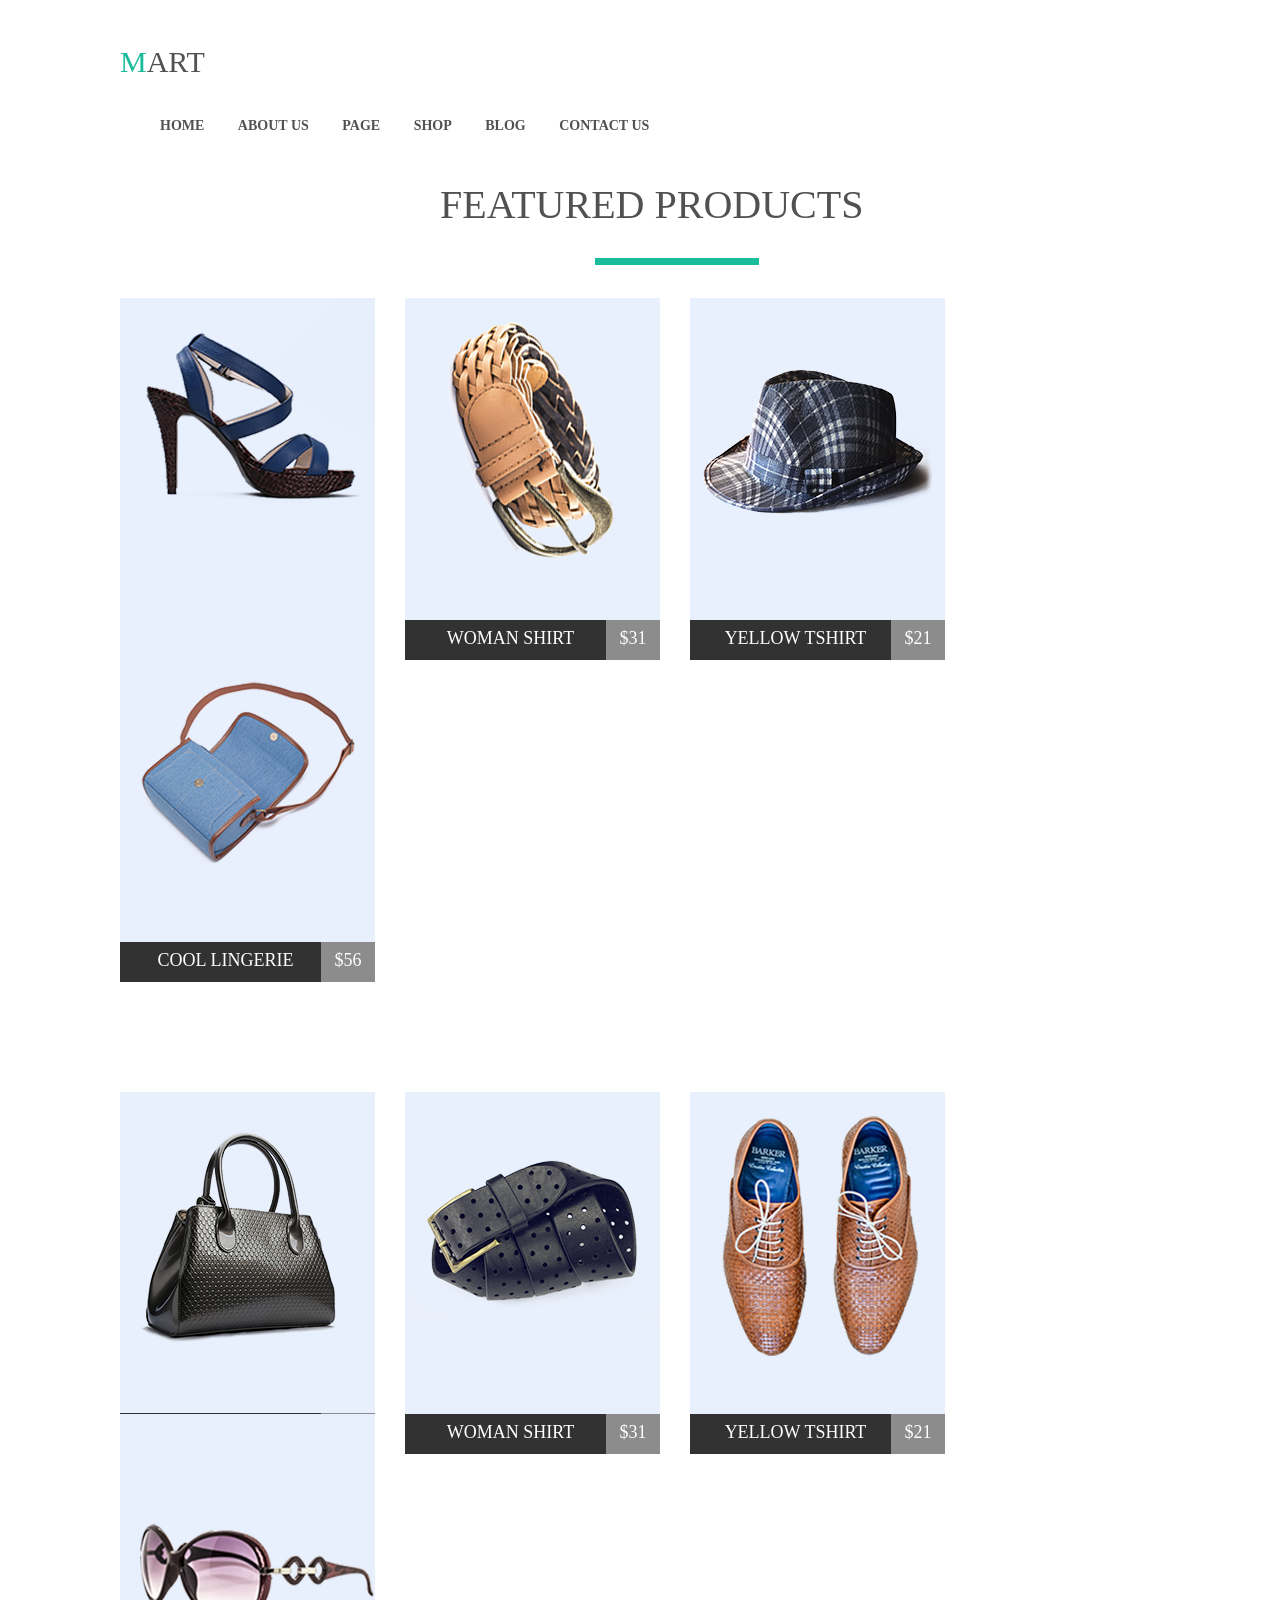
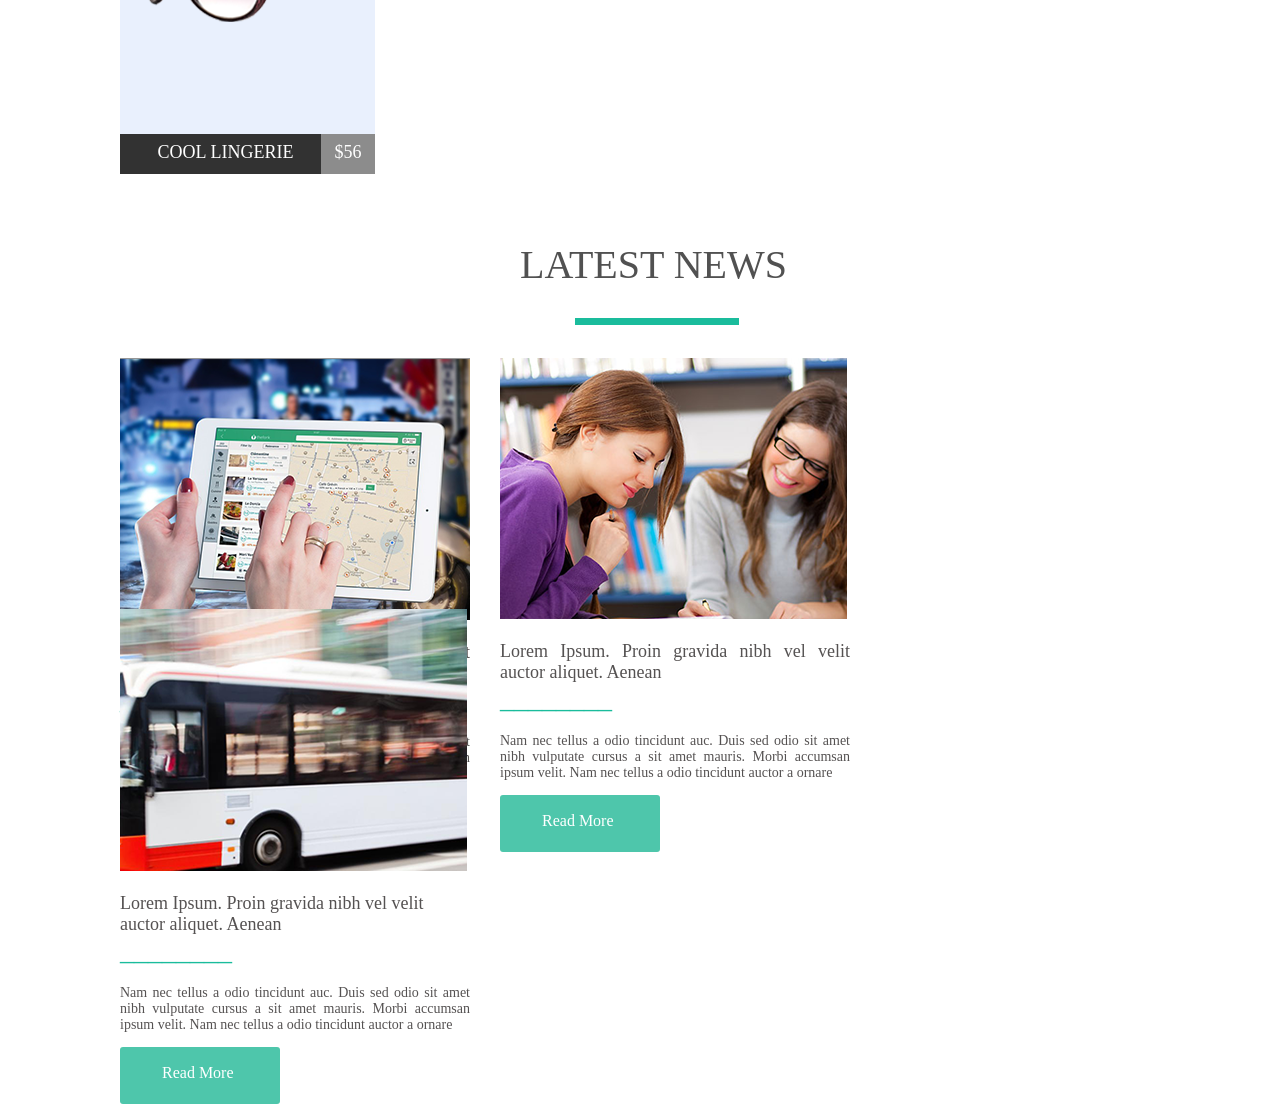
<file: module 4/index.html>
<!DOCTYPE html>
<html lang="en">
<head>
    <meta charset="UTF-8">
    <meta name="viewport" content="width=device-width, initial-scale=1.0">
    <meta http-equiv="X-UA-Compatible" content="ie=edge">
    <title>Module_4</title>
    <link rel="stylesheet" href="./css/style.css">
</head>
<body>  
    <nav>
        <h1 id="logo">MART</h1>
        <ul class="menu">
            <li><a class="m" href="#">HOME</a></li>
            <li><a class="m" href="#">ABOUT US</a></li>
            <li><a class="m" href="#">PAGE</a></li>
            <li><a class="m" href="#">SHOP</a></li>
            <li><a class="m" href="#">BLOG</a></li>
            <li><a class="m" href="#">CONTACT US</a></li>
        </ul>
    </nav>
    <section class="first">
            <h2 class="products">FEATURED PRODUCTS</h2>
        <div class="lit_box1 clearfix">
        <div class="little_box clearfix">
            <img src="./img/product1.png" alt="">
            <p class="description">BLUE TSHIRT</p> 
            <p class="price">$26</p>
        </div>
        <div class="little_box clearfix">
            <img src="./img/product2.png" alt="">
            <p class="description">WOMAN SHIRT</p> 
            <p class="price">$31</p>
        </div>
        <div class="little_box clearfix">
            <img src="./img/product3.png" alt="">
            <p class="description">YELLOW TSHIRT</p>
            <p class="price">$21</p>
        </div>
        <div class="little_box clearfix">
            <img src="./img/product4.png" alt="">
            <p class="description">COOL LINGERIE</p> 
            <p class="price">$56</p>
        </div>
        </div>
        <div class="lit_box2 clearfix">
        <div class="little_box fifth_im clearfix">
            <img class="bad_img1" src="./img/product5.png" alt="">
            <p class="description">BLUE TSHIRT</p> 
            <p class="price">$26</p>
        </div>
        <div class="little_box clearfix">
            <img src="./img/product6.png" alt="">
            <p class="description">WOMAN SHIRT</p> 
            <p class="price">$31</p>
        </div>
        <div class="little_box clearfix">
            <img src="./img/product7.png" alt="">
            <p class="description">YELLOW TSHIRT</p> 
            <p class="price">$21</p>
        </div>
        <div class="little_box eightth_im clearfix">
            <img class="bad_img2" src="./img/product8.png" alt="">
            <p class="description">COOL LINGERIE</p> 
            <p class="price">$56</p>
        </div>
        </div>
    </section>
    
    <section class="news clearfix">
        <h2 class="header2">LATEST NEWS</h2>
        <div class="low1">
            <img src="./img/low1.png" alt="" class="bottom">
            <h3 class="hot_news">Lorem Ipsum. Proin gravida nibh vel velit auctor aliquet. Aenean</h3>
            <p class="hot_news_intro">Nam nec tellus a odio tincidunt auc. Duis sed odio sit amet nibh vulputate cursus a sit amet mauris. Morbi accumsan ipsum velit. Nam nec tellus a odio tincidunt auctor a ornare </p>
            <a class="button" href="#">Read More</a>
        </div>
        <div class="low2">
            <img src="./img/low2.png" alt="" class="bottom">
            <h3 class="hot_news">Lorem Ipsum. Proin gravida nibh vel velit auctor aliquet. Aenean</h3>
            <p class="hot_news_intro">Nam nec tellus a odio tincidunt auc. Duis sed odio sit amet nibh vulputate cursus a sit amet mauris. Morbi accumsan ipsum velit. Nam nec tellus a odio tincidunt auctor a ornare </p>
            <a class="button" href="#">Read More</a>
        </div>
        <div class="low3">
            <img src="./img/low3.png" alt="" class="bottom">
            <h3 class="hot_news">Lorem Ipsum. Proin gravida nibh vel velit auctor aliquet. Aenean</h3>
            <p class="hot_news_intro">Nam nec tellus a odio tincidunt auc. Duis sed odio sit amet nibh vulputate cursus a sit amet mauris. Morbi accumsan ipsum velit. Nam nec tellus a odio tincidunt auctor a ornare </p>
            <a  class="button" href="#">Read More</a>
        </div>
    </section>

</body>
</html>
</file>
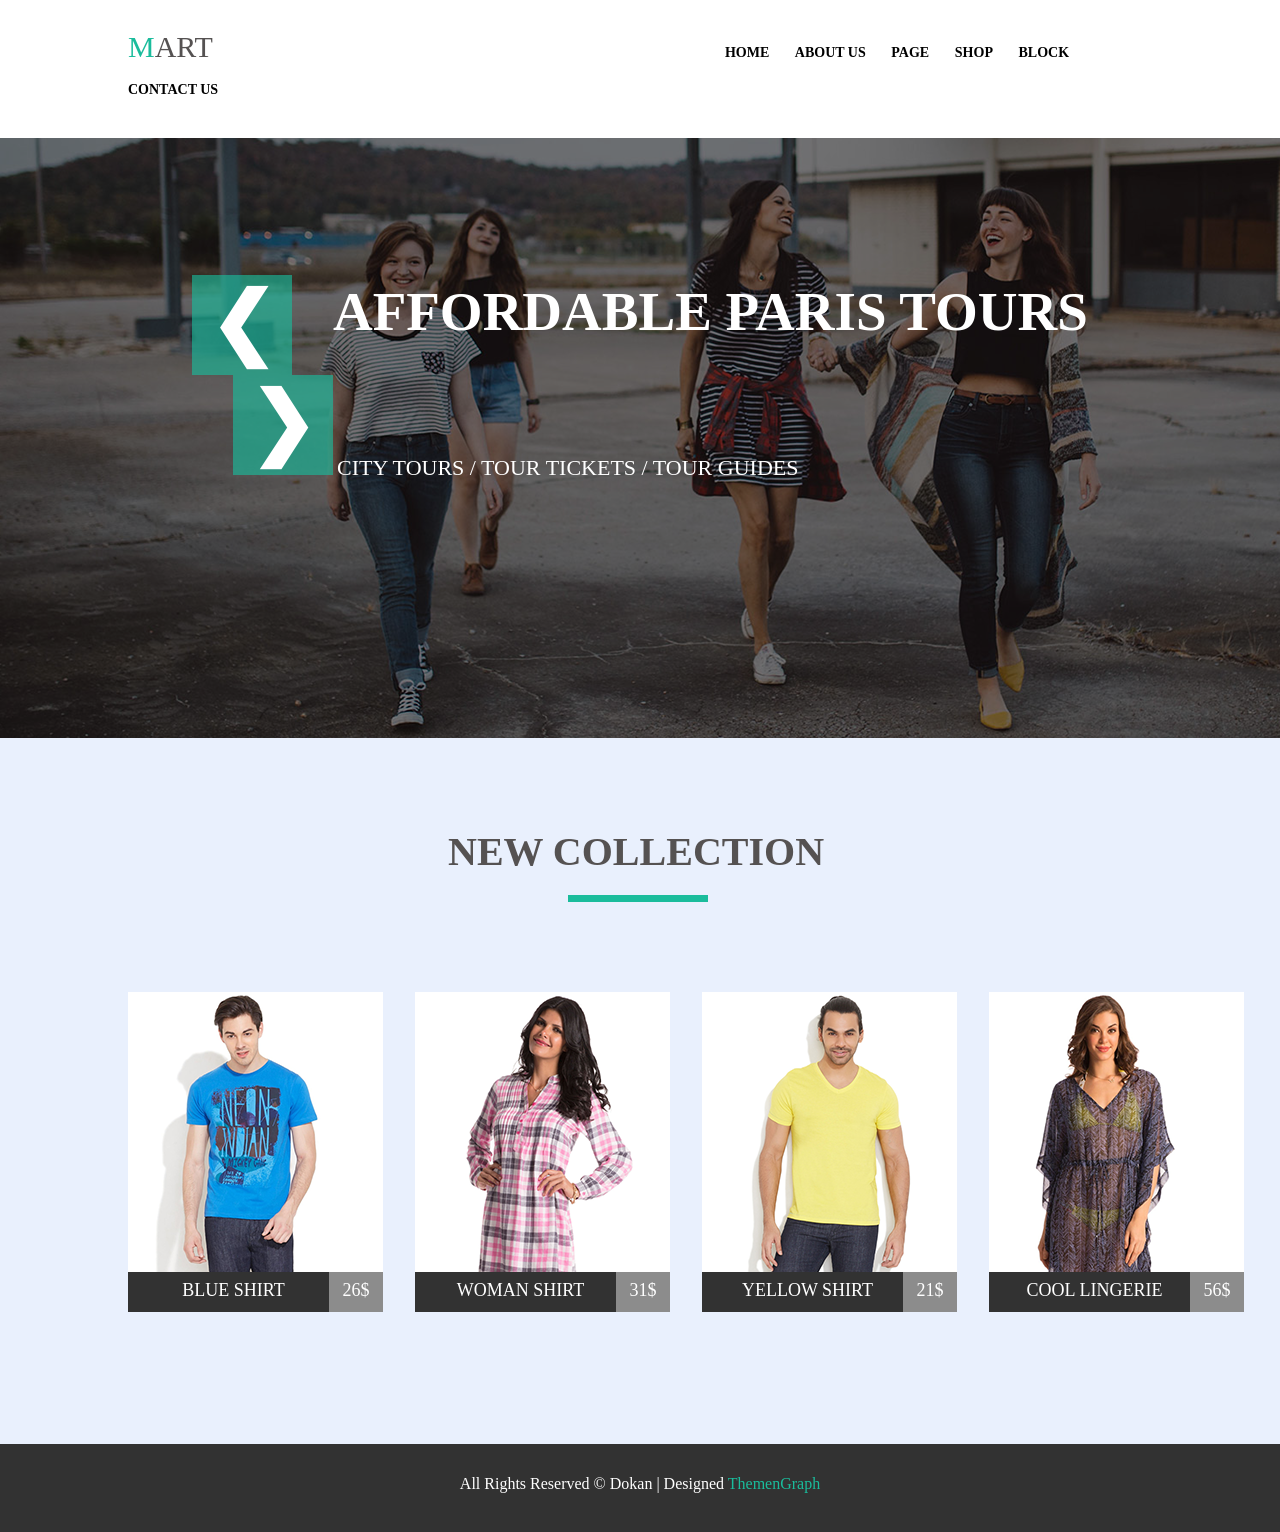
<file: module5/index.html>
<!DOCTYPE html>
<html lang="en">
<head>
    <meta charset="UTF-8">
    <meta name="viewport" content="width=device-width, initial-scale=1.0">
    <meta http-equiv="X-UA-Compatible" content="ie=edge">
    <title>Document</title>
    <link rel="stylesheet" href="./css/style.css">
</head>
<body>
    <nav>
        <ul class="menu clearfix">
            <li><h1 class="logo">ART</h1></li>
            <li class="menu_items"><a href="#">HOME</a></li>
            <li class="menu_items"><a href="#">ABOUT US</a></li>
            <li class="menu_items"><a href="#">PAGE</a></li>
            <li class="menu_items"><a href="#">SHOP</a></li>
            <li class="menu_items"><a href="#">BLOCK</a></li>
            <li class="menu_items"><a href="#">CONTACT US</a></li>
        </ul>
    </nav>

    <div class="main_picture">
        <div class="middle_box">
            <h2 class="tours">AFFORDABLE PARIS TOURS</h2>
            <p class="tours_info">CITY TOURS / TOUR TICKETS / TOUR GUIDES</p>
        </div>
    </div>

    <section class="collection">
        <h2 class="new">NEW COLLECTION</h2>
        <div class="items clearfix">
            <div class="cloths clearfix">
                <div class=" hover photo1">
                <div class="inner_menu">
                    <img class="heart" src="./img/heart.png" alt="">
                    <img class="arrows" src="./img/arrows.png" alt="">
                    <img class="clock" src="./img/clock.png" alt="">
                    <div class="cart">
                        <img class="cart_img" src="./img/cart_lil.png" alt="">
                        <p class="adding">ADD TO CART</p>
                    </div>
                </div>
                </div>
                <p class="description">BLUE SHIRT</p>
                <p class="price">26$</p>
            </div>
            <div class="cloths clearfix">
                <div class=" hover photo2">
                    <div class="inner_menu">
                        <img class="heart" src="./img/heart.png" alt="">
                        <img class="arrows" src="./img/arrows.png" alt="">
                        <img class="clock" src="./img/clock.png" alt="">
                        <div class="cart">
                            <img class="cart_img" src="./img/cart_lil.png" alt="">
                            <p class="adding">ADD TO CART</p>
                        </div>        
                    </div>
                </div>
                <p class="description">WOMAN SHIRT</p>
                <p class="price">31$</p>
            </div>
            <div class="cloths clearfix">
                <div class=" hover photo3">
                    <div class="inner_menu">
                        <img class="heart" src="./img/heart.png" alt="">
                        <img class="arrows" src="./img/arrows.png" alt="">
                        <img class="clock" src="./img/clock.png" alt="">
                        <div class="cart">
                            <img class="cart_img" src="./img/cart_lil.png" alt="">
                            <p class="adding">ADD TO CART</p>
                        </div>
                    </div>
                </div>
                <p class="description">YELLOW SHIRT</p>
                <p class="price">21$</p>
            </div>
            <div class="cloths clearfix">
                <div class="hover photo4">
                    <div class="inner_menu">
                        <img class="heart" src="./img/heart.png" alt="">
                        <img class="arrows" src="./img/arrows.png" alt="">
                        <img class="clock" src="./img/clock.png" alt="">
                        <div class="cart">
                            <img class="cart_img" src="./img/cart_lil.png" alt="">
                            <p class="adding">ADD TO CART</p>
                        </div>
                    </div>   
                </div>
                <p class="description">COOL LINGERIE</p>
                <p class="price">56$</p>
            </div>
        </div>
    </section>

    <footer>
        <p>All Rights Reserved © Dokan | Designed<span> ThemenGraph</span></p>
    </footer>
</body>
</html>
</file>
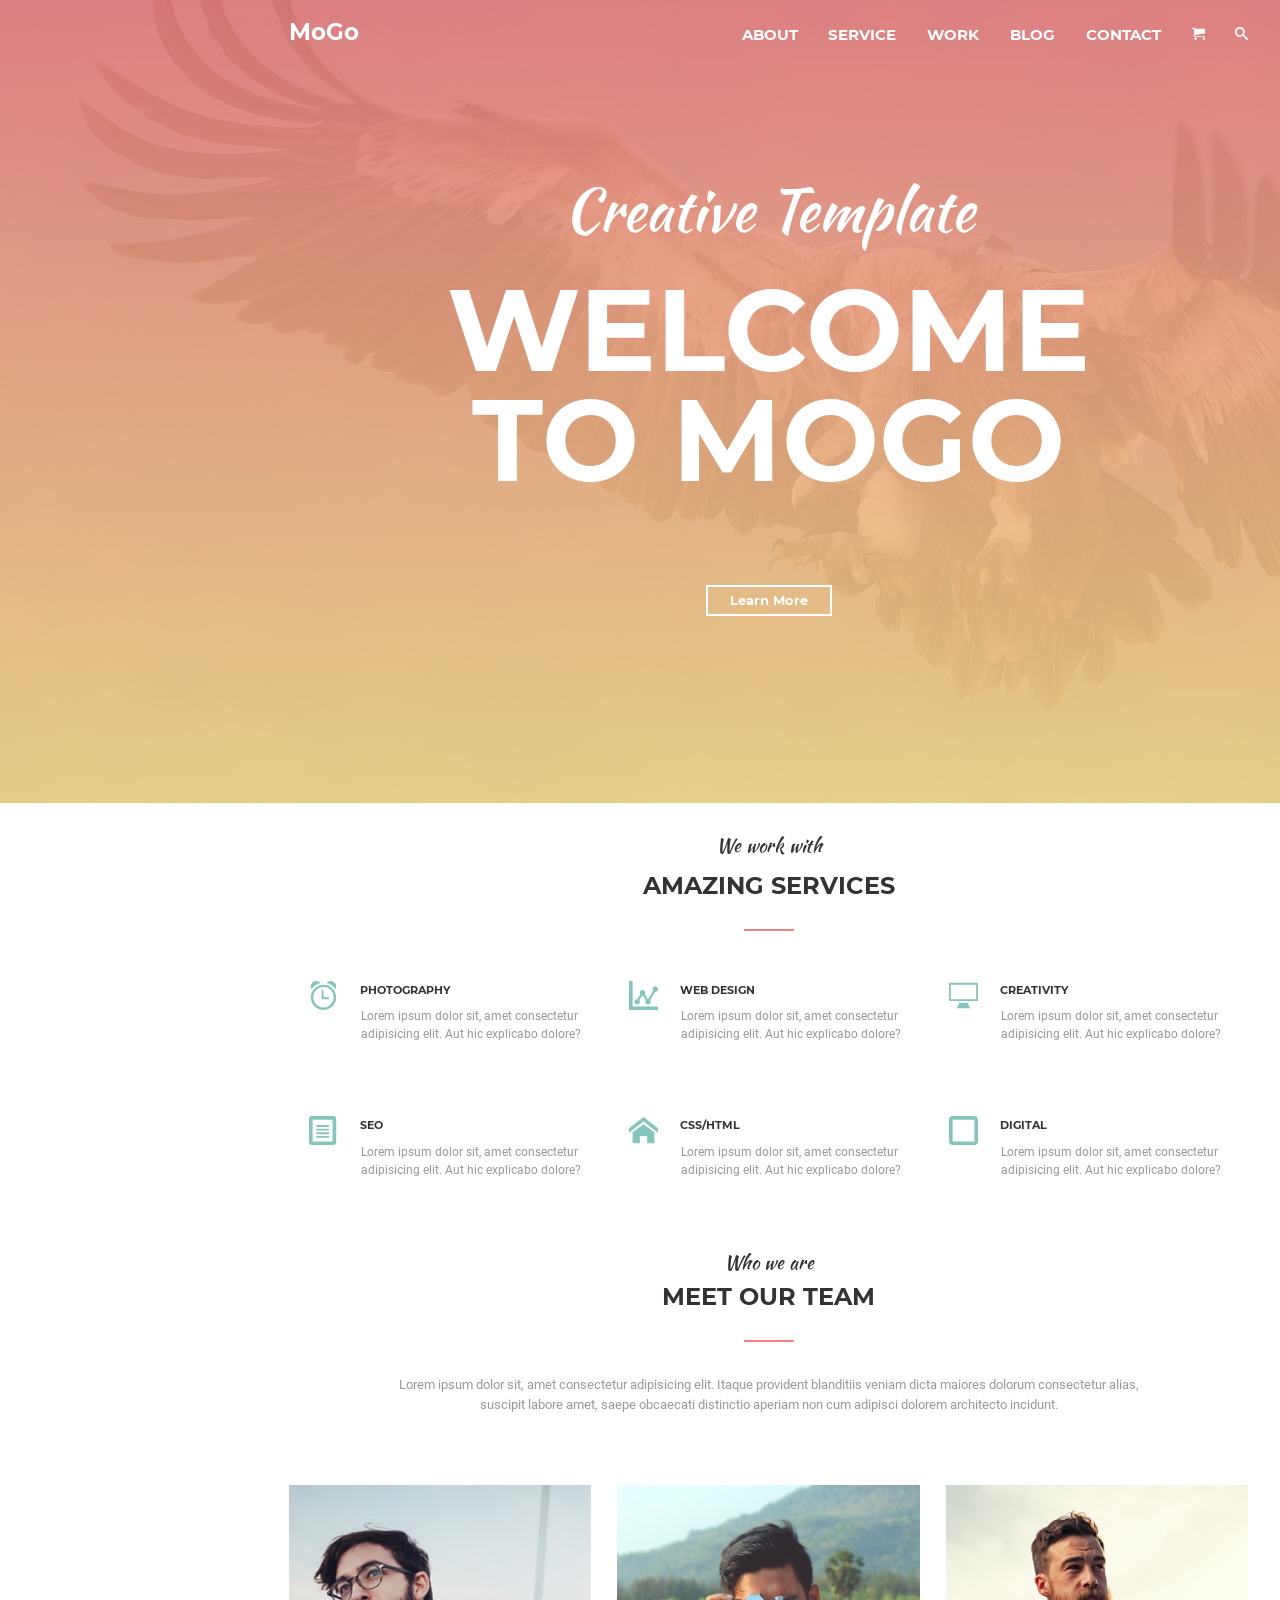
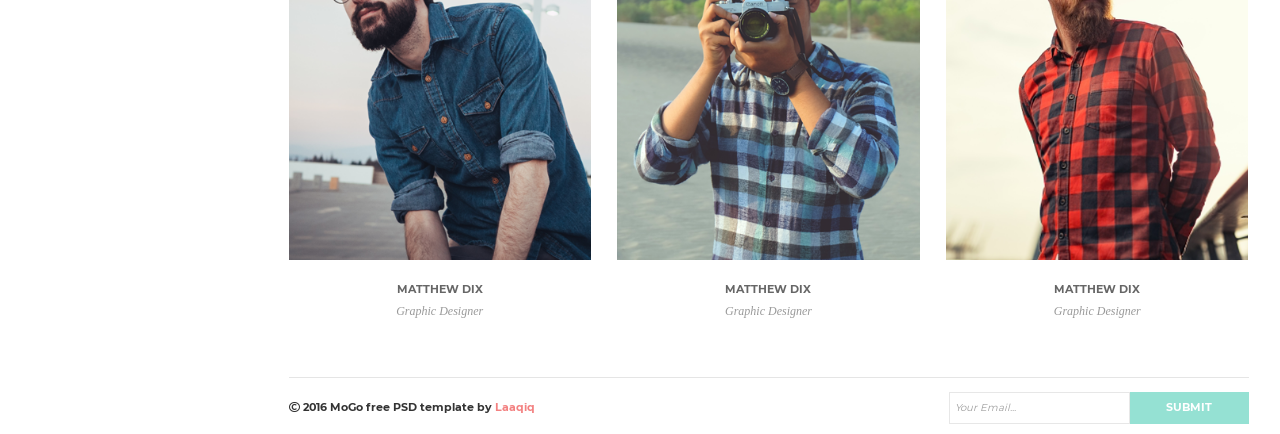
<file: htmlcss/module10/index.html>
<!DOCTYPE html>
<html lang="en">

<head>
    <meta charset="UTF-8">
    <meta name="viewport" content="width=device-width, initial-scale=1.0">
    <meta http-equiv="X-UA-Compatible" content="ie=edge">
    <link rel="stylesheet" href="./css/normalize.css">
    <link rel="stylesheet" href="./fonts/fonts.css">
    <link rel="stylesheet" href="./css/style.css">
    <link rel="stylesheet" href="./css/media.css">
    <link rel="stylesheet" href="https://use.fontawesome.com/releases/v5.8.1/css/all.css"
        integrity="sha384-50oBUHEmvpQ+1lW4y57PTFmhCaXp0ML5d60M1M7uH2+nqUivzIebhndOJK28anvf" crossorigin="anonymous">
    <title>Document</title>
</head>

<body>
    <div class="pagewrapper">
        <header class="header">
            <div class="header__pagewrapper">
                <div class="nav">
                    <ul class="nav__menu">
                        <li class="menu__logo">MoGo</li>
                        <li class="menu__list-item"><a href="#" class="list-item__link">About</a></li>
                        <li class="menu__list-item"><a href="#" class="list-item__link">Service</a></li>
                        <li class="menu__list-item"><a href="#" class="list-item__link">Work</a></li>
                        <li class="menu__list-item"><a href="#" class="list-item__link">Blog</a></li>
                        <li class="menu__list-item"><a href="#" class="list-item__link">Contact</a></li>
                        <li class="menu__list-item"><a href="#" class="list-item__link">
                                <svg class="link__svg">
                                    <use href="./img/svg/symbol-defs.svg#icon-cart"></use>
                                </svg>
                            </a></li>
                        <li class="menu__list-item"><a href="#" class="list-item__link">
                                <svg class="link__svg">
                                    <use href="./img/svg/symbol-defs.svg#icon-search"></use>
                                </svg>
                            </a></li>
                    </ul>
                    <div class="nav__title">
                        <h2 class="title__name">Welcome to Mogo</h2>
                    </div>
                    <button class="nav__button">Learn More</button>
                </div>
            </div>
        </header>
        <main class="main">
            <div class="main__pagewrapper">
                <section class="main__title-section">
                    <div class="title-section__title-container">
                        <h2 class="title-container__name">Amazing Services</h2>
                    </div>
                </section>
                <section class="main__service">
                    <div class="service__item">
                        <div class="service__logo"> <svg class="logo__svg">
                                <use href="./img/svg/symbol-defs.svg#icon-alarm"></use>
                            </svg></div>
                        <div class="service__view">
                            <h3 class="service__name">Photography</h3>
                            <p class="service__descr">Lorem ipsum dolor sit, amet consectetur adipisicing elit. Aut hic
                                explicabo
                                dolore?</p>
                        </div>
                    </div>
                    <div class="service__item">
                        <div class="service__logo"><svg class="logo__svg">
                                <use href="./img/svg/symbol-defs.svg#icon-stats-dots"></use>
                            </svg></div>
                        <div class="service__view">
                            <h3 class="service__name">Web Design</h3>
                            <p class="service__descr">Lorem ipsum dolor sit, amet consectetur adipisicing elit. Aut hic
                                explicabo
                                dolore?</p>
                        </div>
                    </div>
                    <div class="service__item">
                        <div class="service__logo"><svg class="logo__svg">
                                <use href="./img/svg/symbol-defs.svg#icon-display"></use>
                            </svg></div>
                        <div class="service__view">
                            <h3 class="service__name">Creativity</h3>
                            <p class="service__descr">Lorem ipsum dolor sit, amet consectetur adipisicing elit. Aut hic
                                explicabo
                                dolore?</p>
                        </div>
                    </div>
                    <div class="service__item">
                        <div class="service__logo"><svg class="logo__svg">
                                <use href="./img/svg/symbol-defs.svg#icon-file-text"></use>
                            </svg></div>
                        <div class="service__view">
                            <h3 class="service__name">SEO</h3>
                            <p class="service__descr">Lorem ipsum dolor sit, amet consectetur adipisicing elit. Aut hic
                                explicabo
                                dolore?</p>
                        </div>
                    </div>
                    <div class="service__item">
                        <div class="service__logo"><svg class="logo__svg">
                                <use href="./img/svg/symbol-defs.svg#icon-home"></use>
                            </svg></div>
                        <div class="service__view">
                            <h3 class="service__name">CSS/HTML</h3>
                            <p class="service__descr">Lorem ipsum dolor sit, amet consectetur adipisicing elit. Aut hic
                                explicabo
                                dolore?</p>
                        </div>
                    </div>
                    <div class="service__item">
                        <div class="service__logo"><svg class="logo__svg">
                                <use href="./img/svg/symbol-defs.svg#icon-checkbox-unchecked"></use>
                            </svg></div>
                        <div class="service__view">
                            <h3 class="service__name">Digital</h3>
                            <p class="service__descr">Lorem ipsum dolor sit, amet consectetur adipisicing elit. Aut hic
                                explicabo
                                dolore?</p>
                        </div>
                    </div>
                </section>
                <section class="main__title-section">
                    <div class="title-section__title-container">
                        <h2 class="title-container__name title-container__name--before . title-container__name--after">
                            Meet our team</h2>
                    </div>
                </section>
                <section class="main__text-under-title">
                    <p class="text-under-title__text-1">Lorem ipsum dolor sit, amet consectetur adipisicing elit. Itaque
                        provident
                        blanditiis
                        veniam dicta maiores dolorum consectetur alias, suscipit labore amet, saepe obcaecati distinctio
                        aperiam non cum adipisci dolorem architecto incidunt.</p>
                </section>
                <section class="main__team">
                    <div class="team__container">
                        <div class="container__box">
                            <div class="box__inner">
                                <div class="inner__item"><a class="item__link" href="#"><svg class="item__svg">
                                            <use href="./img/svg/symbol-defs.svg#icon-facebook"></use>
                                        </svg></a>
                                </div>
                                <div class="inner__item"><a class="item__link" href="#"><svg class="item__svg">
                                            <use href="./img/svg/symbol-defs.svg#icon-twitter"></use>
                                        </svg></a>
                                </div>
                                <div class="inner__item"><a class="item__link" href="#"><svg class="item__svg">
                                            <use href="./img/svg/symbol-defs.svg#icon-instagram"></use>
                                        </svg></a>
                                </div>
                                <div class="inner__item"><a class="item__link" href="#"><svg class="item__svg">
                                            <use href="./img/svg/symbol-defs.svg#icon-pinterest-p"></use>
                                        </svg></a>
                                </div>
                            </div>
                        </div>
                        <div class="container__team-member">
                            <h2 class="team-member__name">Matthew Dix</h2>
                            <h2 class="team-member__work-title">Graphic Designer</h2>
                        </div>
                    </div>
                    <div class="team__container">
                        <div class="container__box container__box--image1">
                            <div class="box__inner">
                                <div class="inner__item"><a class="item__link" href="#"><svg class="item__svg">
                                            <use href="./img/svg/symbol-defs.svg#icon-facebook"></use>
                                        </svg></a>
                                </div>
                                <div class="inner__item"><a class="item__link" href="#"><svg class="item__svg">
                                            <use href="./img/svg/symbol-defs.svg#icon-twitter"></use>
                                        </svg></a>
                                </div>
                                <div class="inner__item"><a class="item__link" href="#"><svg class="item__svg">
                                            <use href="./img/svg/symbol-defs.svg#icon-instagram"></use>
                                        </svg></a>
                                </div>
                                <div class="inner__item"><a class="item__link" href="#"><svg class="item__svg">
                                            <use href="./img/svg/symbol-defs.svg#icon-pinterest-p"></use>
                                        </svg></a>
                                </div>
                            </div>
                        </div>
                        <div class="container__team-member">
                            <h2 class="team-member__name">Matthew Dix</h2>
                            <h2 class="team-member__work-title">Graphic Designer</h2>
                        </div>
                    </div>
                    <div class="team__container">
                        <div class="container__box container__box--image2">
                            <div class="box__inner">
                                <div class="inner__item"><a class="item__link" href="#"><svg class="item__svg">
                                            <use href="./img/svg/symbol-defs.svg#icon-facebook"></use>
                                        </svg></a>
                                </div>
                                <div class="inner__item"><a class="item__link" href="#"><svg class="item__svg">
                                            <use href="./img/svg/symbol-defs.svg#icon-twitter"></use>
                                        </svg></a>
                                </div>
                                <div class="inner__item"><a class="item__link" href="#"><svg class="item__svg">
                                            <use href="./img/svg/symbol-defs.svg#icon-instagram"></use>
                                        </svg></a>
                                </div>
                                <div class="inner__item"><a class="item__link" href="#"><svg class="item__svg">
                                            <use href="./img/svg/symbol-defs.svg#icon-pinterest-p"></use>
                                        </svg></a>
                                </div>
                            </div>
                        </div>
                        <div class="container__team-member">
                            <h2 class="team-member__name">Matthew Dix</h2>
                            <h2 class="team-member__work-title">Graphic Designer</h2>
                        </div>
                    </div>
                </section>
            </div>
        </main>
        <footer class="footer">
            <div class="footer__copyright"><i class="far fa-copyright"></i> 2016 MoGo free PSD template by <span
                    class="copyright__choosen">Laaqiq</span></div>
            <form action="#" method="get" class="footer__email-sec"><input type="email" placeholder="Your Email..."
                    class="email-sec__email" required><input type="submit" class="email-sec__subscribe" value="Submit"></form>
        </footer>
    </div>
    </div>
</body>

</html>
</file>
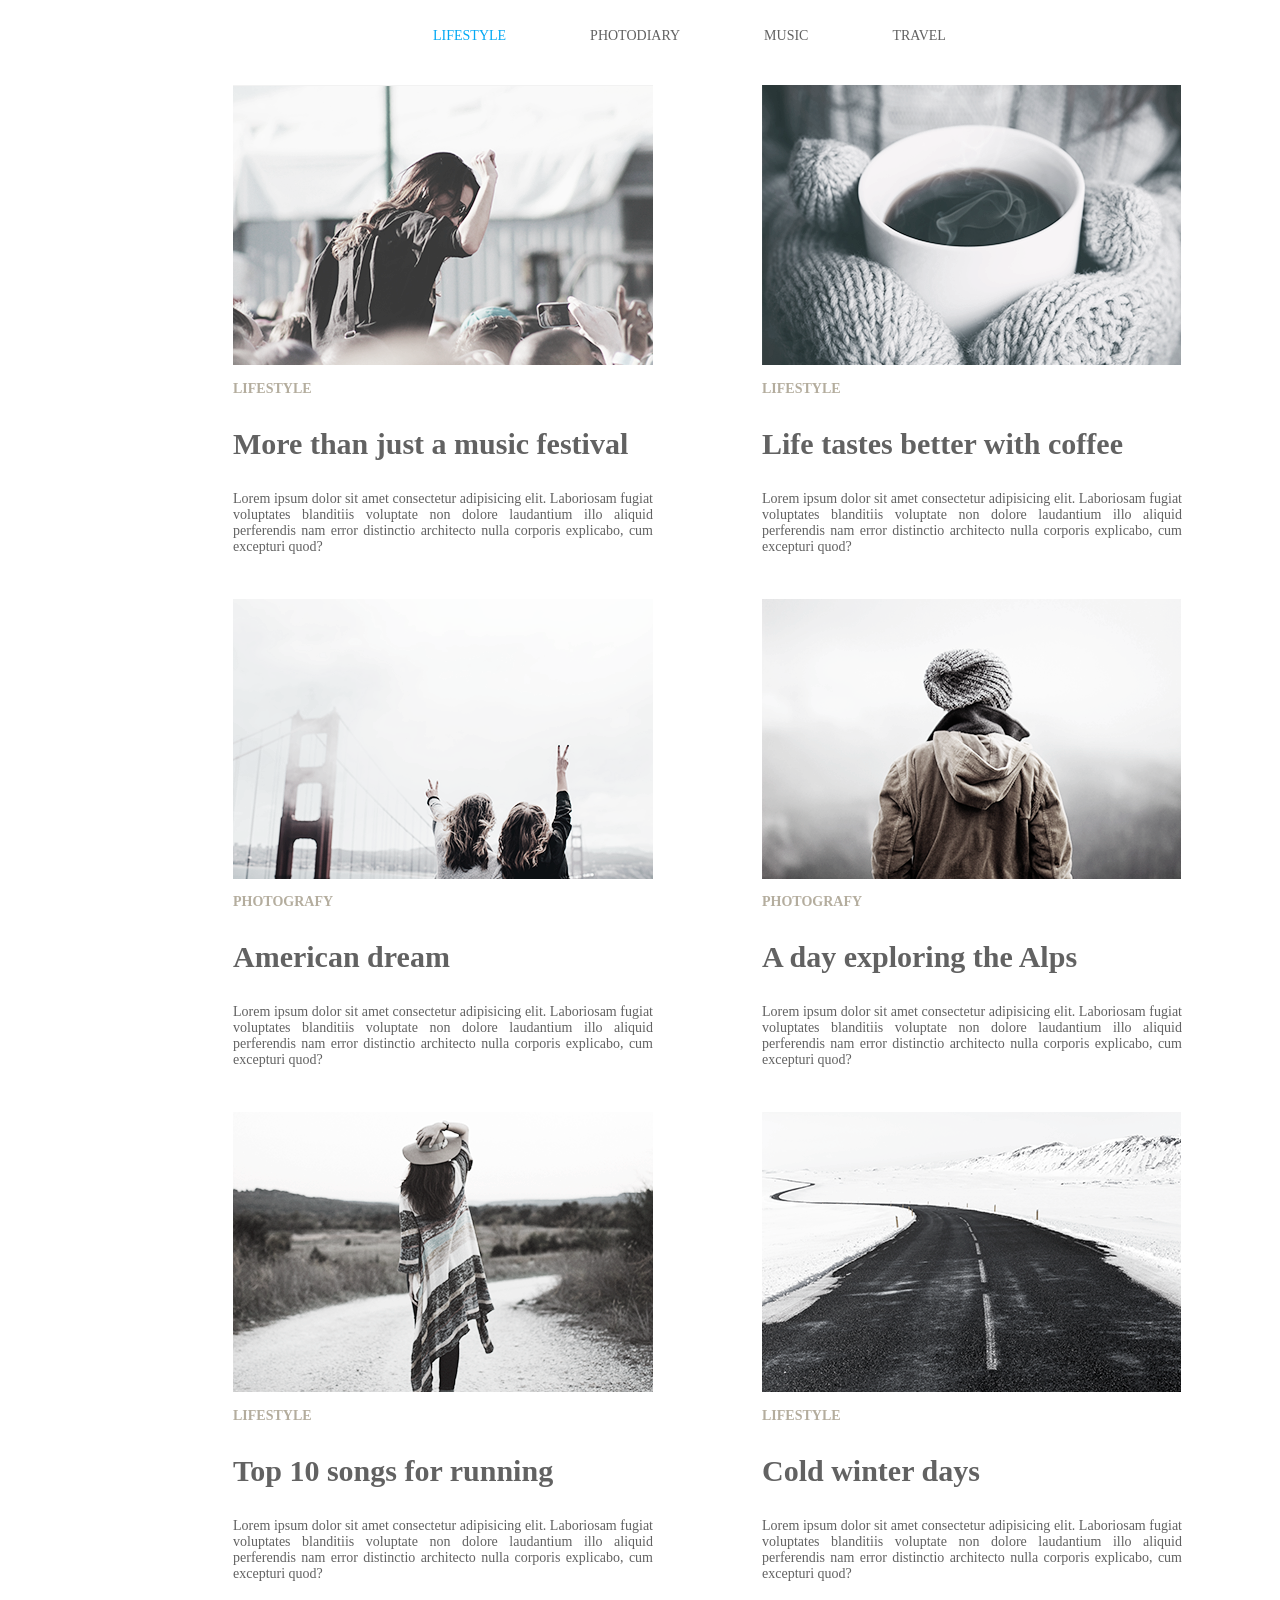
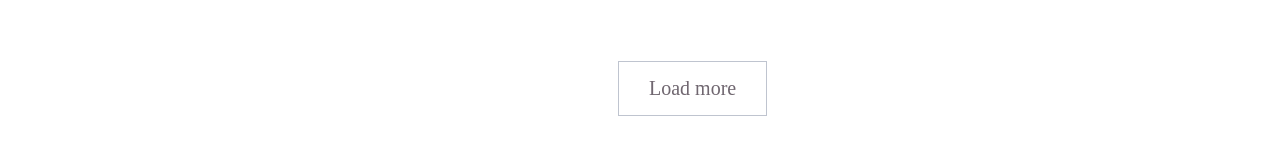
<file: htmlcss/module3/index.html>
<!DOCTYPE html>
<html lang="en">
<head>
    <meta charset="UTF-8">
    <meta name="viewport" content="width=device-width, initial-scale=1.0">
    <meta http-equiv="X-UA-Compatible" content="ie=edge">
    <link rel="stylesheet" type="text/css" href="./css/style.css" />
    <title>Module 1</title>
</head>
<body>
    <header>
    <ul class="hr">
        <li><a class="first" href="#">LIFESTYLE</a></li>
        <li><a class="head" href="#"> PHOTODIARY</a></li>
        <li><a class="head" href="#">MUSIC</a></li>
        <li><a class="head" href="#">TRAVEL</a> </li>
    </ul>
</header>

    
<section class="morelife">
    <img class="image_morelife" src="img/image1.png" alt="Girl">
    <h2 class="right">LIFESTYLE</h2>
    <h3 class="right">More than just a music festival</h3>
    <p class="right">Lorem ipsum dolor sit amet consectetur adipisicing elit. Laboriosam fugiat voluptates blanditiis voluptate non dolore laudantium illo aliquid perferendis nam error distinctio architecto nulla corporis explicabo, cum excepturi quod?</p>
</section>
<section class="morelife2">
    <img src="img/image2.png" alt="Coffee">
    <h2>LIFESTYLE</h2>
    <h3>Life tastes better with coffee</h3>
    <p class="scnd_colomn">Lorem ipsum dolor sit amet consectetur adipisicing elit. Laboriosam fugiat voluptates blanditiis voluptate non dolore laudantium illo aliquid perferendis nam error distinctio architecto nulla corporis explicabo, cum excepturi quod?</p>
</section>


<section class="morelife">
        <img class="image_morelife" src="img/image3.png" alt="2 Girl">
        <h2 class="right">PHOTOGRAFY</h2>
        <h3 class="right">American dream</h3>
        <p class="right">Lorem ipsum dolor sit amet consectetur adipisicing elit. Laboriosam fugiat voluptates blanditiis voluptate non dolore laudantium illo aliquid perferendis nam error distinctio architecto nulla corporis explicabo, cum excepturi quod?</p>
</section>
<section class="morelife2">
        <img src="img/image4.png" alt="Boy">
        <h2>PHOTOGRAFY</h2>
        <h3>A day exploring the Alps</h3>
        <p class="scnd_colomn">Lorem ipsum dolor sit amet consectetur adipisicing elit. Laboriosam fugiat voluptates blanditiis voluptate non dolore laudantium illo aliquid perferendis nam error distinctio architecto nulla corporis explicabo, cum excepturi quod?</p>
</section>
        
<section class="morelife">
    <img class="image_morelife" src="img/image5.png" alt="A girl with a hat">
    <h2 class="right">LIFESTYLE</h2>
    <h3 class="right">Top 10 songs for running</h3>
    <p class="right">Lorem ipsum dolor sit amet consectetur adipisicing elit. Laboriosam fugiat voluptates blanditiis voluptate non dolore laudantium illo aliquid perferendis nam error distinctio architecto nulla corporis explicabo, cum excepturi quod?</p>
</section>
<section class="morelife2">
    <img src="img/image6.png" alt="The Road">
    <h2>LIFESTYLE</h2>
    <h3>Cold winter days</h3>
    <p class="scnd_colomn">Lorem ipsum dolor sit amet consectetur adipisicing elit. Laboriosam fugiat voluptates blanditiis voluptate non dolore laudantium illo aliquid perferendis nam error distinctio architecto nulla corporis explicabo, cum excepturi quod?</p>
</section>

<a href="#" class="myButton">Load more</a> 

</body>
</html>
</file>
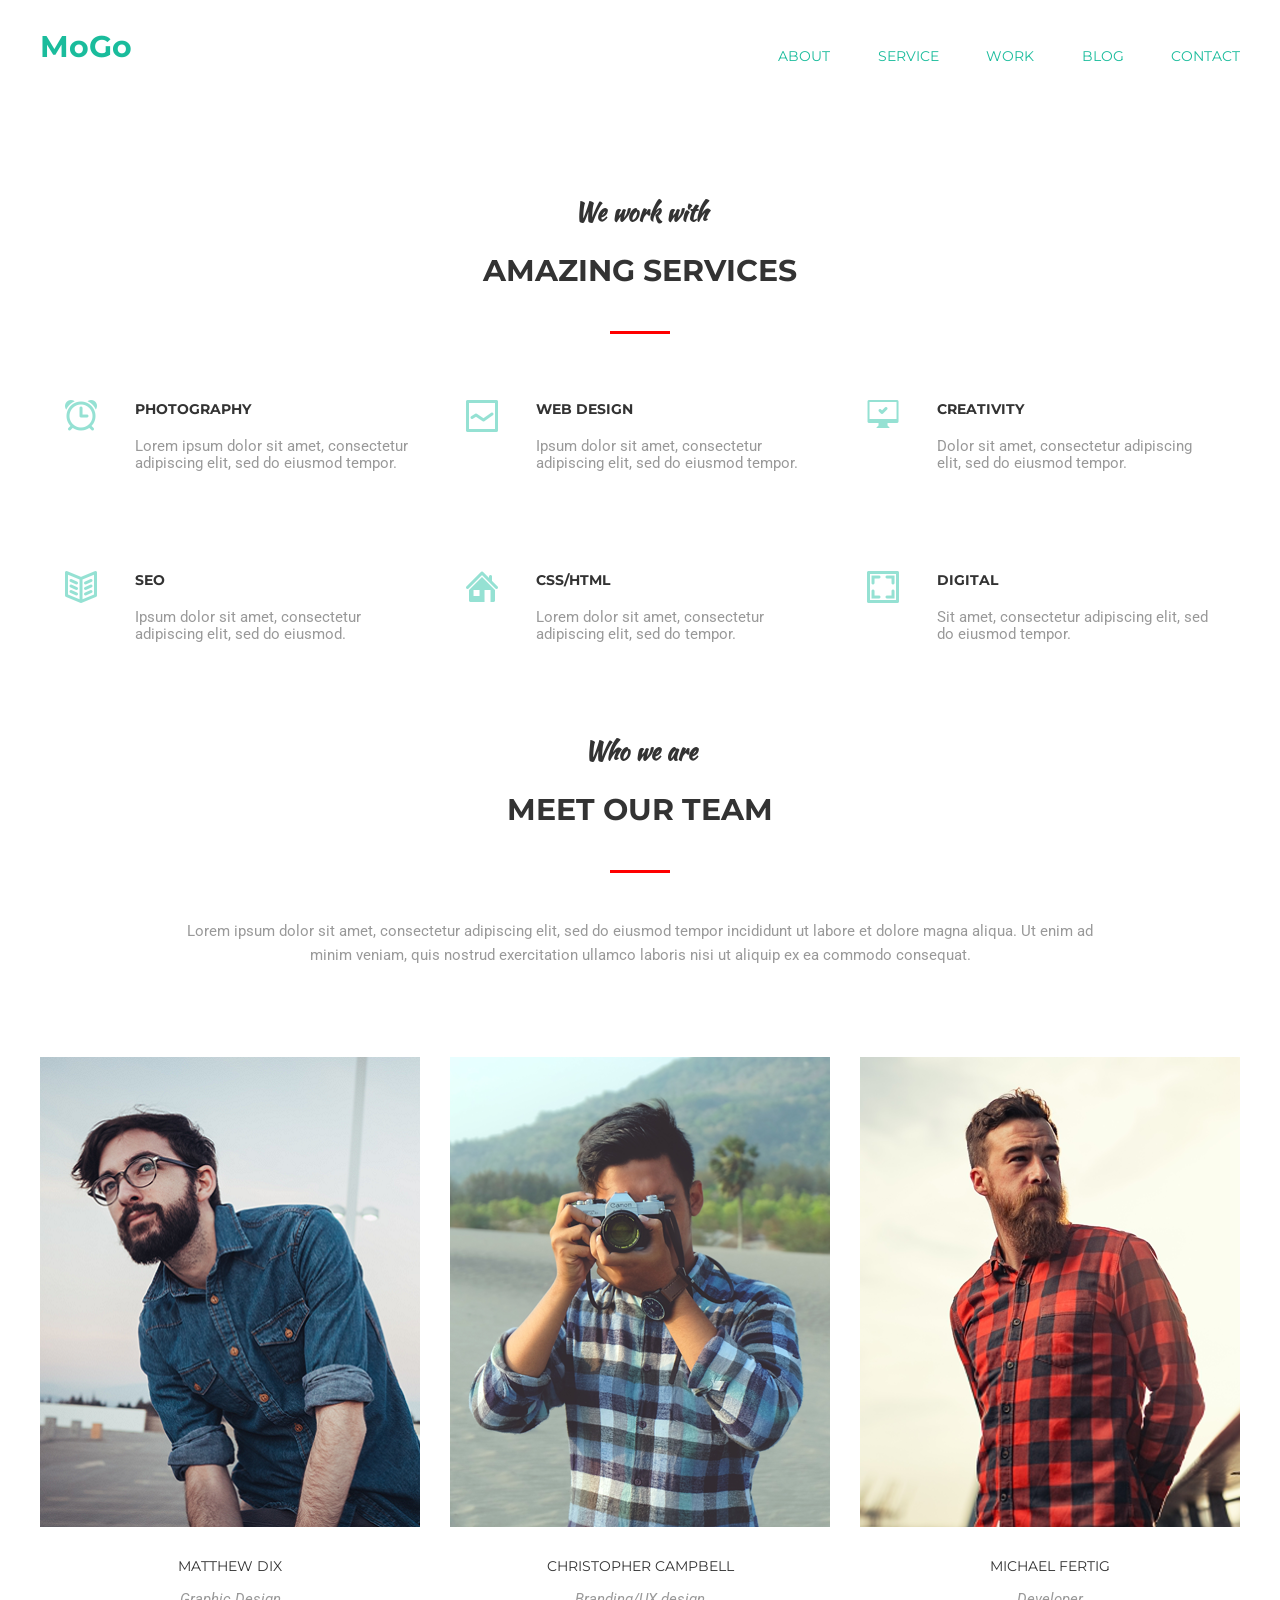
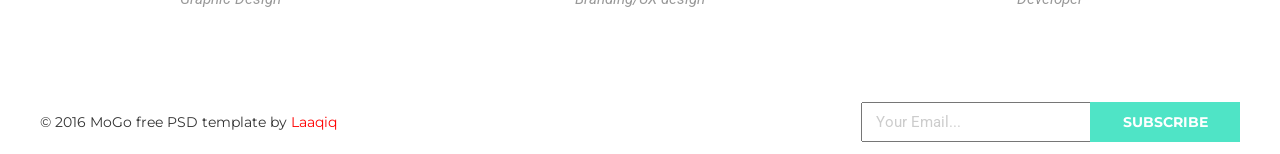
<file: htmlcss/module6/index.html>
<!DOCTYPE html>
<html lang="en">

<head>
    <meta charset="UTF-8">
    <meta name="viewport" content="width=device-width, initial-scale=1.0">
    <meta http-equiv="X-UA-Compatible" content="ie=edge">
    <link href="https://fonts.googleapis.com/css?family=Montserrat:400,700" rel="stylesheet">
    <link href="https://fonts.googleapis.com/css?family=Kaushan+Script" rel="stylesheet">
    <link href="https://fonts.googleapis.com/css?family=Roboto:400,700" rel="stylesheet">
    <link rel="stylesheet" href="./css/style.css">
    <title>Document</title>
</head>

<body>
    <header class="container">
        <nav class="navigation">
            <a href="#" class="logo">MoGo</a>
            <ul class="list">
                <li><a href="#" class="item1 color">about</a></li>
                <li><a href="#" class="item2 color">service</a></li>
                <li><a href="#" class="item3 color">work</a></li>
                <li><a href="#" class="item4 color">blog</a></li>
                <li><a href="#" class="item5 color">contact</a></li>
            </ul>
        </nav>
    </header>
    <main class="container">
        <h2 class="title">amazing services</h2>
        <div class="service">
            <div class="service-item1 items">
                <div class="icon">
                    <img src="./img/ALARM.png" alt="alarm">
                </div>
                <div class="info">
                    <h3>photography</h3>
                    <p>Lorem ipsum dolor sit amet, consectetur adipiscing elit, sed do eiusmod tempor.</p>

                </div>

            </div>
            <div class="service-item2 items">
                <div class="icon">
                    <img src="./img/LINE GRAPH.png" alt="line">
                </div>
                <div class="info">
                    <h3>web design</h3>
                    <p>Ipsum dolor sit amet, consectetur adipiscing elit, sed do eiusmod tempor.</p>

                </div>
            </div>
            <div class="service-item3 items">
                <div class="icon">
                    <img src="./img/COMPUTER _ OK.png" alt="comp">
                </div>
                <div class="info">
                    <h3>creativity</h3>
                    <p>Dolor sit amet, consectetur adipiscing elit, sed do eiusmod tempor.</p>

                </div>
            </div>
            <div class="service-item4 items">
                <div class="icon">
                    <img src="./img/BOOK 2.png" alt="book">
                </div>
                <div class="info">
                    <h3>seo</h3>
                    <p>Ipsum dolor sit amet, consectetur adipiscing elit, sed do eiusmod.</p>

                </div>
            </div>
            <div class="service-item5 items">
                <div class="icon">
                    <img src="./img/HOME.png" alt="home">
                </div>
                <div class="info">
                    <h3>css/html</h3>
                    <p>Lorem dolor sit amet, consectetur adipiscing elit, sed do tempor.</p>

                </div>
            </div>
            <div class="service-item6 items">
                <div class="icon">
                    <img src="./img/IMAGE.png" alt="image">
                </div>
                <div class="info">
                    <h3>digital</h3>
                    <p>Sit amet, consectetur adipiscing elit, sed do eiusmod tempor.</p>

                </div>
            </div>

        </div>
        <h2 class="title2">meet our team</h2>
        <p class="textp">Lorem ipsum dolor sit amet, consectetur adipiscing elit, sed do eiusmod tempor incididunt ut
            labore et dolore magna aliqua. Ut enim ad minim veniam, quis nostrud exercitation ullamco laboris nisi ut
            aliquip ex ea commodo consequat. </p>
        <div class="team">
            <div class="team-item1 teams">
                <div class="image1 image">
                    <div class="inner">
                        <div class="facebook ic"></div>
                        <div class="twiter ic"></div>
                        <div class="pin ic"></div>
                        <div class="instagram ic"></div>
                    </div>
                </div>
                <p class="name">matthew dix</p>
                <p class="position">Graphic Design</p>
            </div>
            <div class="team-item2 teams">
                <div class="image2 image">
                    <div class="inner">
                        <div class="facebook ic"></div>
                        <div class="twiter ic"></div>
                        <div class="pin ic"></div>
                        <div class="instagram ic"></div>
                    </div>
                </div>
                <p class="name">christopher campbell</p>
                <p class="position">Branding/UX design</p>
            </div>
            <div class="team-item3 teams">
                <div class="image3 image">
                    <div class="inner">
                        <div class="facebook ic"></div>
                        <div class="twiter ic"></div>
                        <div class="pin ic"></div>
                        <div class="instagram ic"></div>
                    </div>
                </div>
                <p class="name">michael fertig</p>
                <p class="position">Developer</p>
            </div>
        </div>

    </main>
    <footer class="foot container">
        <p class="textfoot">© 2016 MoGo free PSD template by <span class="textSpan">Laaqiq</span></p>
        <div class="button">
            <input class="email" type="text" value="Your Email...">
            <input class="subscribe" type="submit" value="subscribe">
        </div>
    </footer>
</body>

</html>
</file>
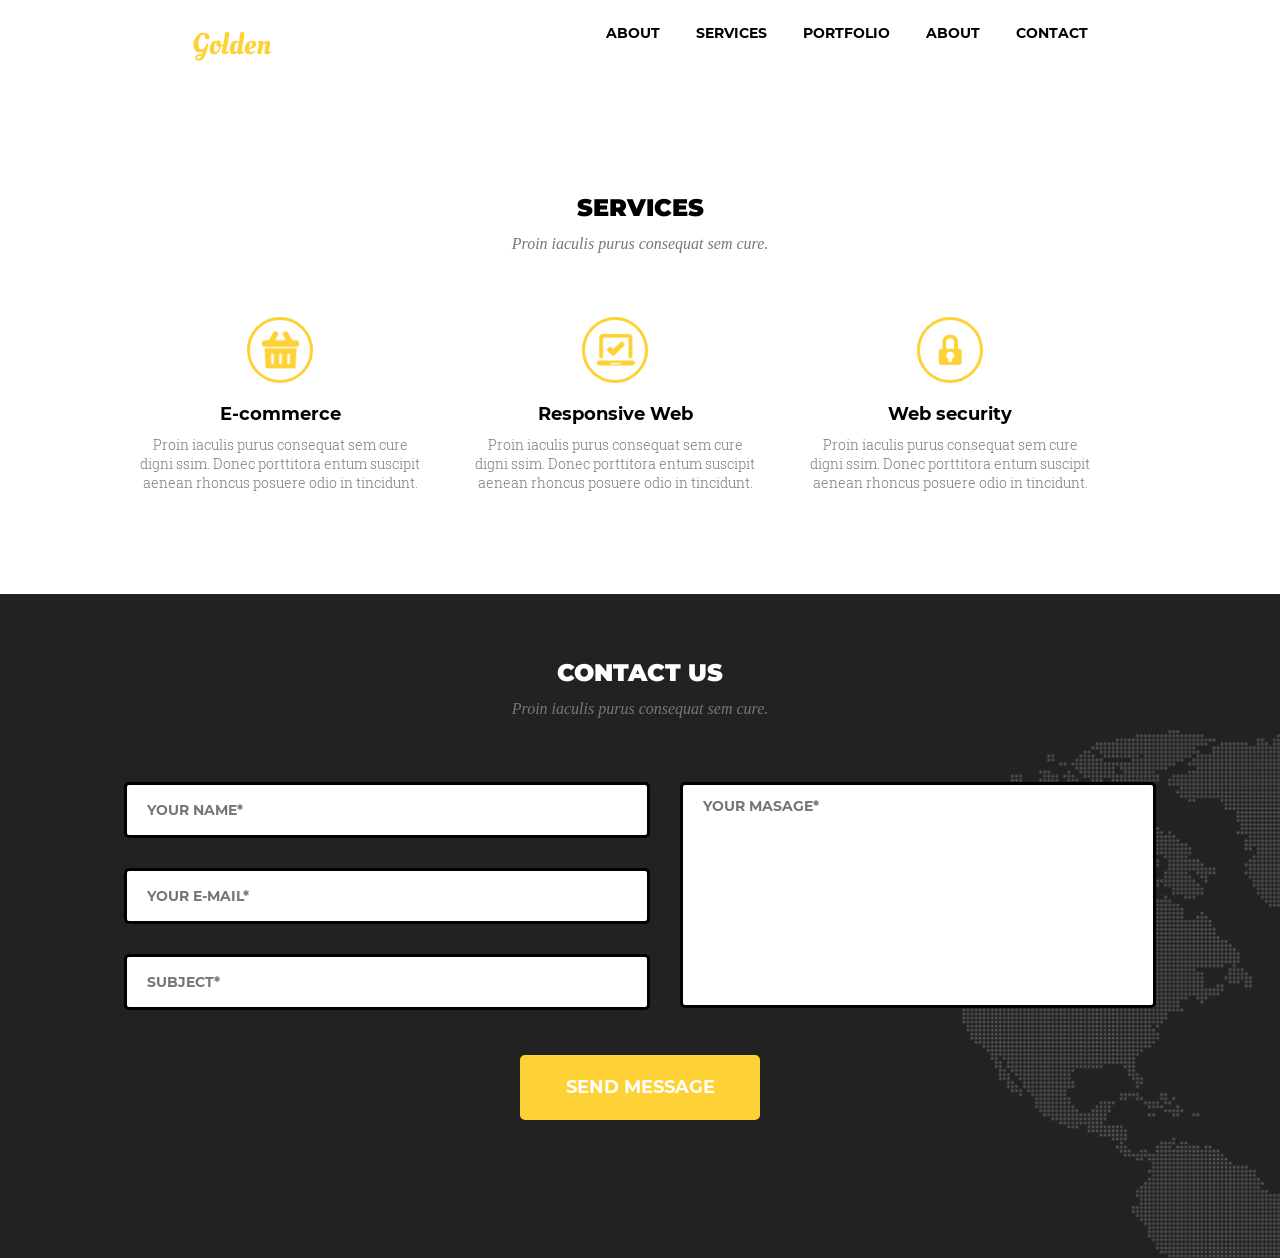
<file: htmlcss/module7/index.html>
<!DOCTYPE html>
<html lang="en">
<head>
    <meta charset="UTF-8">
    <meta name="viewport" content="width=device-width, initial-scale=1.0">
    <meta http-equiv="X-UA-Compatible" content="ie=edge">
    <link href="https://fonts.googleapis.com/css?family=Lato" rel="stylesheet">
    <link href="https://fonts.googleapis.com/css?family=Roboto:100,100i,300,300i" rel="stylesheet">
    <link href="https://fonts.googleapis.com/css?family=Oleo+Script&amp;subset=latin-ext" rel="stylesheet">

    <link rel="stylesheet" href="./css/style.css">
    <title>Golden</title>
</head>
<body>
    <nav>
        <div class="logo">
            <h1 class="golden">Golden</h1>
        </div>
        <ul class="menu">
            <li><a class="menu_items" href="#">ABOUT</a></li>
            <li><a id="services" class="menu_items" href="#">SERVICES</a></li>
            <li><a class="menu_items" href="#">PORTFOLIO</a></li>
            <li><a class="menu_items" href="#">ABOUT</a></li>
            <li><a id="contact" class="menu_items" href="#">CONTACT</a></li>
        </ul>
    </nav>

    <section class="service">
        <h2 class="headding1">SERVICES</h2>
        <p class="service_descrip">Proin iaculis purus consequat sem cure.</p>
        <div class="serv_wraper">
            <div class="serv_items">
                    <!-- <img class="icon" src="../img/Icon-Basket.png" alt="icon"> -->
                <h3 class="name_service e-com">E-commerce</h3>
                <p class="serv_info">Proin iaculis purus consequat sem cure 
                digni ssim. Donec porttitora entum suscipit 
                aenean rhoncus posuere odio in tincidunt.</p>
            </div>
            <div class="serv_items">
                    <!-- <img class="icon" src="../img/Icon-Laptop.png" alt="icon"> -->
                <h3 class="name_service res-web">Responsive Web</h3>
                <p class="serv_info">Proin iaculis purus consequat sem cure 
                digni ssim. Donec porttitora entum suscipit 
                aenean rhoncus posuere odio in tincidunt.</p>
            </div>
            <div class="serv_items">
                    <!-- <img class="icon" src="../img/Icon-Locked.png" alt="icon"> -->
                <h3 class="name_service web-sec">Web security</h3>
                <p class="serv_info">Proin iaculis purus consequat sem cure 
                digni ssim. Donec porttitora entum suscipit 
                aenean rhoncus posuere odio in tincidunt.</p>
            </div>
        </div>
    </section>
    
    <section class="contact">
        <h2 class="headding2">CONTACT US</h2>
        <p class="service_descrip">Proin iaculis purus consequat sem cure.</p>
        <div class="cont_wraper">
                <!-- <img class="icon" src="../img/background.png" alt="icon"> -->
            <form class="form_wraper" action="#">
                <div class="it_wraper">
                    <input pattern="(?=.*[a-z]).{2,}" type="text" name="name" id="name" placeholder="YOUR NAME*" required>
                    <input type="email" name="email" id="email" placeholder="YOUR E-MAIL*" required>
                    <input type="text" name="subject" id="subject" placeholder="SUBJECT*" required>
                </div>
                <textarea name="masage" id="message" cols="20" rows="10" placeholder="YOUR MASAGE*"></textarea>
                <input id="send" type="submit" value ="SEND MESSAGE">
            </form>
        </div>
    </section>
</body>
</html>
</file>
<file: module 4/css/style.css>
body {
    margin: 20px 50px 200px 120px;
    height: 1750px;
}

#logo {
    font-family: Roboto;
    font-size: 30px;
    color: #515151;
    font-weight: 300;
    display: inline-block;
    margin-right: 500px;
    padding: 0 0 0 0;
}

h1::first-letter {
    color:  #1abc9c;
}

.menu {
    font-family: "Open Sans";
    font-weight: bold;
    font-size: 14px;
}

.mart {
    margin-right: 500px;
}

li {
    display: inline-block;
    margin-right: 30px;
    float: inherit;
}

a {
    text-decoration: none;
    color: #515151;
}

.m:hover {
    color: #1abc9c;
}

nav {
    margin: 0 0 20px 0;
}

ul {
    display: inline-block;
}

.products, .header2 {
    font-family: Roboto;
    font-weight: 500;
    font-size: 40px;
    margin-left: 8em;
    color: #515151;  
}

.header2 {
    font-family: Roboto;
    font-weight: 500;
    font-size: 40px;
    margin-left: 10em;
    color: #515151;  
}

.products::after {
    content: "";
    width: 164px;
    height: 7px;
    display: block;
    background-color: #1abc9c;
    margin: 30px 155px;
}

.header2::after {
    content: "";
    width: 164px;
    height: 7px;
    display: block;
    background-color: #1abc9c;
    margin: 30px 55px;
}

.fifth_im, .eightth_im {
    background-color: #e9f0fd;
}

.bad_img1 {
    margin: 40px 0 68px 20px;
}

.bad_img2 {
    margin: 110px 0 112px 20px;
}

.lit_box1 {
    margin-bottom: 150px;
}

.lit_box2 {
    margin-bottom: 105px;
}

.little_box {
    float: left;
    width: 255px;
    height: 322px;
    margin-right: 30px;
}

.clearfix::after {
    content: "";
    display: table;
    clear: both;
}

.description {
    background-color: #323232; 
    color: #ffffff; 
    width: 191px;
    height: 40px;
    margin: -4px 0 0 0;
    font-family: Roboto;
    font-weight: 500;
    font-size: 18px;
    vertical-align: bottom;
    padding-left: 10px;
    line-height: 2;
    vertical-align: -10px;
    text-align: center;
   
  
}
.little_box:hover > p  {
    background-color: #1abc9c;

}
.little_box:hover > .price  {
    background-color: #7fd9c7;
}


 .price {
    display: inline-block;
    width: 54px;
    height: 40px;
    margin: -4px 0 0 0;
    font-family: Roboto; 
    font-size: 18px;
    font-weight: 500;
    color: #ffffff;
    background-color: #8c8c8c;
    line-height: 2;
    vertical-align: -10px;
    text-align: center;
}

.price, .description {
    float: left;
}


.low1, .low2, .low3 {
    float: left;
    width: 350px;
    height: 251px;
    margin-right: 30px;
}

.low1, .low2, .low3 p {
    text-align: justify;
}

.hot_news {
    font-family: "Open Sans";
    color: #555252;
    font-size: 18px;
    font-weight: 400;
}

.hot_news::after {
    content: "________";
    display: block;
    margin-top: 28px;
    margin: 0 0 0 0; 
    color: #1abc9c;
    font-size: 28px;
}

.hot_news_intro {
    font-family: "Open Sans";
    color: #555252;
    font-size: 14px;
    font-weight: 100;
}

.button {
    font-family: "Open Sans";
    font-weight: 100;
    color: #ffffff;
    background-color: #4ec6ab;
    display: block;
    width: 118px;
    height: 40px;
    padding-top: 17px;
    padding-left: 42px; 
    border-radius: 3px;
}
</file>
<file: module5/css/style.css>
* {
    margin: 0;
    padding: 0;
    scroll-behavior: smooth;
}

html {
    padding: 30px 0 0 0;
}


/*Navigation*/
nav {
    margin-bottom: 30px;
}
.menu {
    list-style-type: none;
    display: inline-block;
    padding: 0 10vw 0 10vw;
}
.menu_items > a {
    text-decoration: none;
    font-family: "Open Sans";
    font-weight: 600;
    font-size: 14px;
    color: #000000;
    line-height: 2;
    vertical-align: -13px;

}

.logo {
    font-family: Roboto;
    font-weight: 200;
    font-size: 30px;
    margin: 0 40vw 0 0;
    color: #555252;   
}
.menu > li {
    float: left;
    display: inline-block; 
}
.clearfix::after {
    content: "";
    display: table;
    clear: both;
}
.menu_items:nth-child(-n+6) {
    margin-right: 2vw;
}
.logo::before {
    content: "M";
    color: #1abc9c;
    font-weight: 500;
}

.menu_items:hover > a {
    color: #1abc9c;
}

/*second section*/

.main_picture {
    background-image: url(../img/top_level.png);
    background-size: cover;
    width: 100%;
    height: 600px;
    position: relative;
}

.middle_box {
    position: absolute;
    top: 40%;
    left: 55%;
    transform: translate(-50%, -50%);
   
}

.tours {
    font-family: Roboto;
    font-size: 55px;
    color: #ffffff;
    display: inline-block;
    width: 80vw;
}
.tours_info {
    color: #ffffff;
    font-family: Roboto;
    font-weight: 100;
    display: block;
    font-size: 22px;
    margin: -20px 0 0 145px;
}
.tours::before {
    content: "\276E";
    width: 100px;
    height: 100px;
    background-color: #1abc9ca2;
    display: inline-block;
    color: #ffffff;
    font-size: 80px;
    line-height: 1.2;
    vertical-align: -20px;
    text-align: center;
    margin: 0 4% 0 0;
}
.tours::after {
    content: "\276F";
    width: 100px;
    height: 100px;
    background-color: #1abc9ca2;
    display: inline-block;
    color: #ffffff;
    font-size: 80px;
    line-height: 1.2;
    vertical-align: -20px;
    text-align: center;
    margin: 0px 0 0 4%;
}

/*cloths section*/

.collection {
    width: 100%;
    background-color: #e9f0fd;
    padding-bottom: 100px;
}

.new {
    margin: 10vh 0 10vh 35vw;
    display: inline-block;
    font-family: Roboto;
    font-size: 40px;
    color: #555252;
}

.new::after {
    content: "";
    width: 140px;
    height: 7px;
    background-color: #1abc9c;
    display: block;
    margin: 0.5em 0 0 3em;
}

.cloths {
    float: left;
    margin: 0 2em 2em 0;
    position: relative;
}
.items {
    margin-left: 10%;
}

.description:hover {
 background-color: #1abc9c;
}

.price:hover {
    background-color: #1abc9c; 
}

.description, .price{
    display: inline-block;
}

.description {
    background-color: #323232; 
    color: #ffffff; 
    width: 191px;
    height: 40px;
    margin: 0px 0 0 0;
    font-family: Roboto;
    font-weight: 500;
    font-size: 18px;
    vertical-align: bottom;
    padding-left: 10px;
    line-height: 2;
    vertical-align: -10px;
    text-align: center;
}

.price {
    width: 54px;
    height: 40px;
    margin: 0px 0 0 -4px;
    font-family: Roboto; 
    font-size: 18px;
    font-weight: 500;
    color: #ffffff;
    background-color: #8c8c8c;
    line-height: 2;
    vertical-align: -10px;
    text-align: center;
}

.photo1 {
    background-image: url(../img/category-1.png);
    background-size: cover;
    width: 255px;
    height: 280px;
}

.photo2 {
    background-image: url(../img/category-2.png);
    background-size: cover;
    width: 255px;
    height: 280px;
}

.photo3 {
    background-image: url(../img/category-3.png);
    background-size: cover;
    width: 255px;
    height: 280px;
}

.photo4 {
    background-image: url(../img/category-4.png);
    background-size: cover;
    width: 255px;
    height: 280px;
}

/*Inner menu. Hover*/

.inner_menu {
    width: 90%;
    height: 260px;
    background-color: #00000060;
    position: absolute;
    top: 44%;
    left: 50%;
    transform: translate(-50%, -50%);
    display: none;
}
.hover:hover > .inner_menu {
    display: block;   
}

.cart {
    width: 165px;
    height: 50px;
    border: 1px solid white;
    background-color: #323232;
}
.adding {
    display: inline-block;
    font-family: "Open Sans";
    font-size: 14px;
    color: #ffffff;
    margin-left: 18px;
    line-height: 2;
    vertical-align: 8px;
    
}
.heart, .clock, .arrows {
    width: 30px;
    height: 30px;
    border: 1px solid white;
    padding: 6px 6px 6px 6px;
    position: absolute;
}

.cart {
    position: absolute;
    top: 50%;
    left: 14%;   
}
.cart_img {
    margin: 10px 0 0 10px;

}

.heart {
    top: 30%;
    left: 14%;
}

.arrows {
    top: 30%;
    left: 41%;
}
.clock {
    top: 30%;
    left: 67.5%;
}
.heart:hover  {
    background-color: #1abc9c;
}
.arrows:hover  {
    background-color: #1abc9c;
}
.clock:hover  {
    background-color: #1abc9c;
}
.cart:hover  {
    background-color: #1abc9c;
}

/*Footer*/

footer {
    background-color: #323232;
    height: 88px;
}

footer > p {
    color: #ffffff;
    font-family: "Open Sans";
    font-size: 16px;
    text-align: center;
    line-height: 5;
    vertical-align: -10px;
}
p > span {
    color: #1abc9c;
}
</file>
<file: htmlcss/module10/fonts/fonts.css>
/* montserrat-regular - latin */
@font-face {
    font-family: 'Montserrat';
    font-style: normal;
    font-weight: 400;
    src: url('../fonts/montserrat-v13-latin-regular.eot'); /* IE9 Compat Modes */
    src: local('Montserrat Regular'), local('Montserrat-Regular'),
         url('../fonts/montserrat-v13-latin-regular.eot?#iefix') format('embedded-opentype'), /* IE6-IE8 */
         url('../fonts/montserrat-v13-latin-regular.woff2') format('woff2'), /* Super Modern Browsers */
         url('../fonts/montserrat-v13-latin-regular.woff') format('woff'), /* Modern Browsers */
         url('../fonts/montserrat-v13-latin-regular.ttf') format('truetype'), /* Safari, Android, iOS */
         url('../fonts/montserrat-v13-latin-regular.svg#Montserrat') format('svg'); /* Legacy iOS */
  }
  /* montserrat-700 - latin */
  @font-face {
    font-family: 'Montserrat';
    font-style: normal;
    font-weight: 700;
    src: url('../fonts/montserrat-v13-latin-700.eot'); /* IE9 Compat Modes */
    src: local('Montserrat Bold'), local('Montserrat-Bold'),
         url('../fonts/montserrat-v13-latin-700.eot?#iefix') format('embedded-opentype'), /* IE6-IE8 */
         url('../fonts/montserrat-v13-latin-700.woff2') format('woff2'), /* Super Modern Browsers */
         url('../fonts/montserrat-v13-latin-700.woff') format('woff'), /* Modern Browsers */
         url('../fonts/montserrat-v13-latin-700.ttf') format('truetype'), /* Safari, Android, iOS */
         url('../fonts/montserrat-v13-latin-700.svg#Montserrat') format('svg'); /* Legacy iOS */
  }
  /* roboto-100italic - latin */
@font-face {
    font-family: 'Roboto';
    font-style: italic;
    font-weight: 100;
    src: url('../fonts/roboto-v19-latin-100italic.eot'); /* IE9 Compat Modes */
    src: local('Roboto Thin Italic'), local('Roboto-ThinItalic'),
         url('../fonts/roboto-v19-latin-100italic.eot?#iefix') format('embedded-opentype'), /* IE6-IE8 */
         url('../fonts/roboto-v19-latin-100italic.woff2') format('woff2'), /* Super Modern Browsers */
         url('../fonts/roboto-v19-latin-100italic.woff') format('woff'), /* Modern Browsers */
         url('../fonts/roboto-v19-latin-100italic.ttf') format('truetype'), /* Safari, Android, iOS */
         url('../fonts/roboto-v19-latin-100italic.svg#Roboto') format('svg'); /* Legacy iOS */
  }
  /* roboto-regular - latin */
  @font-face {
    font-family: 'Roboto';
    font-style: normal;
    font-weight: 400;
    src: url('../fonts/roboto-v19-latin-regular.eot'); /* IE9 Compat Modes */
    src: local('Roboto'), local('Roboto-Regular'),
         url('../fonts/roboto-v19-latin-regular.eot?#iefix') format('embedded-opentype'), /* IE6-IE8 */
         url('../fonts/roboto-v19-latin-regular.woff2') format('woff2'), /* Super Modern Browsers */
         url('../fonts/roboto-v19-latin-regular.woff') format('woff'), /* Modern Browsers */
         url('../fonts/roboto-v19-latin-regular.ttf') format('truetype'), /* Safari, Android, iOS */
         url('../fonts/roboto-v19-latin-regular.svg#Roboto') format('svg'); /* Legacy iOS */
  }
  /* roboto-300italic - latin */
  @font-face {
    font-family: 'Roboto';
    font-style: italic;
    font-weight: 300;
    src: url('../fonts/roboto-v19-latin-300italic.eot'); /* IE9 Compat Modes */
    src: local('Roboto Light Italic'), local('Roboto-LightItalic'),
         url('../fonts/roboto-v19-latin-300italic.eot?#iefix') format('embedded-opentype'), /* IE6-IE8 */
         url('../fonts/roboto-v19-latin-300italic.woff2') format('woff2'), /* Super Modern Browsers */
         url('../fonts/roboto-v19-latin-300italic.woff') format('woff'), /* Modern Browsers */
         url('../fonts/roboto-v19-latin-300italic.ttf') format('truetype'), /* Safari, Android, iOS */
         url('../fonts/roboto-v19-latin-300italic.svg#Roboto') format('svg'); /* Legacy iOS */
  }
  /* kaushan-script-regular - latin */
@font-face {
    font-family: 'Kaushan Script';
    font-style: normal;
    font-weight: 400;
    src: url('../fonts/kaushan-script-v7-latin-regular.eot'); /* IE9 Compat Modes */
    src: local('Kaushan Script'), local('KaushanScript-Regular'),
         url('../fonts/kaushan-script-v7-latin-regular.eot?#iefix') format('embedded-opentype'), /* IE6-IE8 */
         url('../fonts/kaushan-script-v7-latin-regular.woff2') format('woff2'), /* Super Modern Browsers */
         url('../fonts/kaushan-script-v7-latin-regular.woff') format('woff'), /* Modern Browsers */
         url('../fonts/kaushan-script-v7-latin-regular.ttf') format('truetype'), /* Safari, Android, iOS */
         url('../fonts/kaushan-script-v7-latin-regular.svg#KaushanScript') format('svg'); /* Legacy iOS */
  }
</file>
<file: htmlcss/module10/css/style.css>
* {
    -webkit-box-sizing: border-box;
            box-sizing: border-box;
    margin: 0;
    padding: 0;
    /* outline: 1px solid red; */
}
.pagewrapper {
    width: 1537px;
    margin: 0 auto;  
}
.header {
    background: -webkit-gradient(
        linear, 
        left top, left bottom, 
        from(rgba(230, 127, 129, 0.9)), 
        to(rgba(240, 216, 137, 0.9))
        ), url(../img/Layer\ 15@1X.png);
    background: -webkit-linear-gradient(
        rgba(230, 127, 129, 0.9), 
        rgba(240, 216, 137, 0.9)
        ), url(../img/Layer\ 15@1X.png);
    background: -o-linear-gradient(
        rgba(230, 127, 129, 0.9), 
        rgba(240, 216, 137, 0.9)
        ), url(../img/Layer\ 15@1X.png);
    background: linear-gradient(
        rgba(230, 127, 129, 0.9), 
        rgba(240, 216, 137, 0.9)
        ), url(../img/Layer\ 15@1X.png);
    background-position: top;
    -o-object-fit: cover;
       object-fit: cover;
    background-size: 100% auto;
}
.header__pagewrapper {
    width: 960px;
    margin: 0 auto;
}
/* Header menu */
.nav {
    padding-bottom: 187px;
}
.nav__menu {
    list-style: none;
    display: -webkit-box;
    display: -ms-flexbox;
    display: flex;
    padding-top: 19px;
    -webkit-box-pack: justify;
        -ms-flex-pack: justify;
            justify-content: space-between;
    -webkit-box-align: baseline;
        -ms-flex-align: baseline;
            align-items: baseline;
}
.nav__menu>li {
    display: block;
}
.menu__logo {
    -ms-flex-preferred-size: 44%;
        flex-basis: 44%;
    font-family: 'Montserrat';
    font-size: 23px;
    color: rgba(255, 255, 255, 255);
    text-align: left;
    font-style: normal;
    font-weight: 700;
}
.list-item__link {
    text-decoration: none;
    text-transform: uppercase;
    font-family: 'Montserrat';
    font-style: normal;
    font-weight: 700;
    font-size: 15px;
    letter-spacing: none;
    color: rgba(255, 255, 255, 255);
    text-align: center;
    padding-bottom: 10px; 
    border: none;   
}
.list-item__link:hover {
    color: #fce38a;
    border-bottom: 3px solid #fce38a;
    fill: #fce38a;
}
.link__svg {
    width: 13px;
    height: 13px; 
    fill: rgba(255, 255, 255, 255);            
}
/* Header title */
.nav__title {
    display: -webkit-box;
    display: -ms-flexbox;
    display: flex;
    padding-top: 110px;
    width: 67%;
    margin: 0 auto;
}

.title__name {
    margin: 0 auto;
    font-family: 'Montserrat', sans-serif;
    font-size: 115px;
    font-weight: 700;
    color: rgba(255, 255, 255, 255);
    text-transform: uppercase;
    line-height: 110px;
    text-align: center;
    padding-bottom: 90px;
}

.title__name::before {
    content: "Creative Template";
    display: block;
    text-align: center;
    padding-bottom: 10px;
    font-family: 'Kaushan Script', cursive;
    font-size: 58px;
    font-weight: 400;
    color: rgba(255, 255, 255, 255);
    text-transform: none;
}
/* Header button */
.nav__button {
    margin: 0 auto;
    display: block;
    padding: 6px 22px;
    background-color: transparent;
    border: 2px solid rgba(255, 255, 255, 255);
    font-family: 'Montserrat';
    font-style: normal;
    font-weight: 700;
    font-size: 13px;
    color: rgba(255, 255, 255, 255);  
    outline: none;  
}
.nav__button:hover {
    color: #fce38a;
    border: 2px solid #fce38a;
}
/* Main */
.main__pagewrapper {
    width: 960px;
    margin: 0 auto;
}
/* Секция с тайтлом */
.main__title-section {
    display: -webkit-box;
    display: -ms-flexbox;
    display: flex;
}

.title-section__title-container {
    margin: 0 auto;
    font-family: 'Montserrat', sans-serif;
    font-size: 16px;
    font-weight: 700;
    color: rgba(51, 51, 51, 255);
    text-transform: uppercase;
}

.title-container__name::before {
    content: "We work with";
    display: block;
    text-align: center;
    margin-bottom: 15px;
    font-family: 'Kaushan Script', cursive;
    font-size: 19px;
    font-weight: 400;
    color: rgba(51, 51, 51, 255);
    text-transform: none;
    padding-top: 32px;
}

.title-container__name::after {
    content: "";
    display: block;
    margin: 0 auto;
    width: 50px;
    height: 2px;
    background: #f38181;
    margin-top: 29px;
    margin-bottom: 50px;
}
/* Секция Сервиса */

.main__service {
    width: 100%;
    display: -webkit-box;
    display: -ms-flexbox;
    display: flex;
    -webkit-box-orient: horizontal;
    -webkit-box-direction: normal;
        -ms-flex-flow: row wrap;
            flex-flow: row wrap;
    -ms-flex-pack: distribute;
        justify-content: space-around;
}

.service__item {
    width: 280px;    
    display: -webkit-box;    
    display: -ms-flexbox;    
    display: flex;
    margin-bottom: 70px;
}

.logo__svg {
    width: 29px;
    height: 29px;
    fill: #86c5ba;
}

.service__view {
    margin-left: 20px;
}

.service__name {
    font-family: 'Montserrat', sans-serif;
    font-weight: 700;
    font-size: 11px;
    padding: 3px 2px;
    padding-bottom: 8px;
    color: rgba(51, 51, 51, 255);
    text-transform: uppercase;
}

.service__descr {
    font-family: 'Roboto', sans-serif;
    font-weight: 400;
    font-size: 12px;
    color: rgba(153, 153, 153, 255);
    line-height: 18px;
    padding: 3px 3px;
}

/* Секция со вторым тайтлом */

.title-container__name--before::before {
    content: "Who we are";
    padding-top: 0px;
    font-size: 19px;
    margin-bottom: 9px;
}

.title-container__name--after::after {
    margin-bottom: 28px;
}

/* Секция текста под вторым тайтлом  */

.main__text-under-title {
    max-width: 764px;
    margin: 0 auto;
    text-align: center;
    line-height: 20px;
    font-family: 'Roboto', sans-serif;
    font-weight: 400;
    font-size: 13px;
    color: rgba(153, 153, 153, 255);
    margin-bottom: 65px;
    padding: 5px 0;

}

/* Секция с членами команды */

.main__team {
    width: 100%;
    display: -webkit-box;
    display: -ms-flexbox;
    display: flex;
    -webkit-box-pack: justify;
        -ms-flex-pack: justify;
            justify-content: space-between;
}


.team__container {
    max-width: 31.5%;
    margin: 0;
    display: -webkit-box;
    display: -ms-flexbox;
    display: flex;
    -ms-flex-wrap: wrap;
        flex-wrap: wrap;
    -webkit-box-pack: justify;
        -ms-flex-pack: justify;
            justify-content: space-between;
    -webkit-box-align: center;
        -ms-flex-align: center;
            align-items: center;   
    margin-bottom: 55px; 
}



.container__box {
    width: 380px;
    height: 375px;
    background-color: #95e1d3;
    -webkit-transition: all 200ms linear;
    -o-transition: all 200ms linear;
    transition: all 200ms linear;
    background-image: url(../img/Layer\ 16@1X\ \(1\).png);
    background-size: cover;
    background-repeat: no-repeat;
    display: -webkit-box;
    display: -ms-flexbox;
    display: flex;
    -webkit-box-align: center;
        -ms-flex-align: center;
            align-items: center;
    -webkit-box-pack: center;
        -ms-flex-pack: center;
            justify-content: center;
    margin-bottom: 18px;
}

.container__box--image1 {
    background-image: url(../img/Layer\ 19@1X\ \(1\).png);
}

.container__box--image2 {
    background-image: url(../img/Layer\ 18@1X.png); 
}
.team__container:hover .container__box {
    -webkit-transform: translate(-10px, -10px);
        -ms-transform: translate(-10px, -10px);
            transform: translate(-10px, -10px);
    -webkit-transition: all 200ms linear;
    -o-transition: all 200ms linear;
    transition: all 200ms linear;
    -webkit-box-shadow: 10px 10px #95e1d3;
            box-shadow: 10px 10px #95e1d3;

}

.box__inner {
    width: 186px;
    height: 45px;
    display: none;
}

.team__container:hover .container__box {
    display: -webkit-box;
    display: -ms-flexbox;
    display: flex;
    background: -webkit-gradient(linear,
        left top, left bottom,
        from(rgba(239, 138, 138, 0.9)),
        to(rgba(235, 209, 130, 0.9))), url(../img/Layer\ 16@1X\ \(1\).png);
    background: -webkit-linear-gradient(rgba(239, 138, 138, 0.9),
        rgba(235, 209, 130, 0.9)), url(../img/Layer\ 16@1X\ \(1\).png);
    background: -o-linear-gradient(rgba(239, 138, 138, 0.9),
        rgba(235, 209, 130, 0.9)), url(../img/Layer\ 16@1X\ \(1\).png);
    background: linear-gradient(rgba(239, 138, 138, 0.9),
        rgba(235, 209, 130, 0.9)), url(../img/Layer\ 16@1X\ \(1\).png);
    background-size: cover;
}

.team__container:hover .container__box--image1 {
    display: -webkit-box;
    display: -ms-flexbox;
    display: flex;
    background: -webkit-gradient(linear,
        left top, left bottom,
        from(rgba(239, 138, 138, 0.9)),
        to(rgba(235, 209, 130, 0.9))), url(../img/Layer\ 19@1X\ \(1\).png);
    background: -webkit-linear-gradient(rgba(239, 138, 138, 0.9),
        rgba(235, 209, 130, 0.9)), url(../img/Layer\ 19@1X\ \(1\).png);
    background: -o-linear-gradient(rgba(239, 138, 138, 0.9),
        rgba(235, 209, 130, 0.9)), url(../img/Layer\ 19@1X\ \(1\).png);
    background: linear-gradient(rgba(239, 138, 138, 0.9),
        rgba(235, 209, 130, 0.9)), url(../img/Layer\ 19@1X\ \(1\).png);
    background-size: cover;
}

.team__container:hover .container__box--image2 {
    display: -webkit-box;
    display: -ms-flexbox;
    display: flex;
    background: -webkit-gradient(linear,
        left top, left bottom,
        from(rgba(239, 138, 138, 0.9)),
        to(rgba(235, 209, 130, 0.9))), url(../img/Layer\ 18@1X.png);
    background: -webkit-linear-gradient(rgba(239, 138, 138, 0.9),
        rgba(235, 209, 130, 0.9)), url(../img/Layer\ 18@1X.png);
    background: -o-linear-gradient(rgba(239, 138, 138, 0.9),
        rgba(235, 209, 130, 0.9)), url(../img/Layer\ 18@1X.png);
    background: linear-gradient(rgba(239, 138, 138, 0.9),
        rgba(235, 209, 130, 0.9)), url(../img/Layer\ 18@1X.png);
    background-size: cover;
}

.team__container:hover .box__inner {
    display: -webkit-box;
    display: -ms-flexbox;
    display: flex;
    -webkit-box-pack: justify;
        -ms-flex-pack: justify;
            justify-content: space-between;
}

.inner__item {
    width: 45px;
    height: 45px;
    background: #fce38a;
    font-size: 32px;
    text-align: center;
    padding: 9px 9px;
}

.inner__item:hover {
    background: #f38181;    
}

.inner__item:hover .item__svg {
    fill: #ffffff;    
}

.item__svg {
    width: 100%;
    height: 100%;
    fill: #f38181;
}
.item__link {
    text-decoration: none;
    color: #f38181;
}

.container__team-member {
    margin: 0 auto;
    text-align: center;
    line-height: 22px;
}

.team-member__name {
    font-family: 'Montserrat', sans-serif;
    font-size: 11px;
    font-weight: 700;
    color: #666666;
    text-transform: uppercase;
}

.team-member__work-title {
    font-family: 'Roboto' Italic, sans-serif;
    font-style: italic;
    font-weight: 300;
    font-size: 12px;
    color: #999999;
}

/* Футер */

.footer {
    width: 960px;
    margin: 0 auto;
    display: -webkit-box;
    display: -ms-flexbox;
    display: flex;
    -webkit-box-align: baseline;
        -ms-flex-align: baseline;
            align-items: baseline;
    -ms-flex-line-pack: baseline;
        align-content: baseline;
    -webkit-box-pack: justify;
        -ms-flex-pack: justify;
            justify-content: space-between;
    border-top: 1px solid #e5e5e5;
    padding-top: 14px;
    padding-bottom: 10px;
}

/* кнопки */

.footer__email-sec {
    width: 300px;
    height: 32px;
    display: -webkit-box;
    display: -ms-flexbox;
    display: flex;
}
.email-sec__email {
    width: 200px;
    height: 32px;
    border: 1px solid #e7e7e7;
    margin: 0;
    padding: 5px;
    font-family: 'Montserrat', sans-serif;
    font-style: italic;
    font-size: 10px;
    font-weight: 400;    
}

.email-sec__email::-webkit-input-placeholder {
    color: #9f9f9f;
    font-family: 'Montserrat', sans-serif;
    font-style: italic;
    font-size: 10px;
    font-weight: 400;
}

.email-sec__email:-ms-input-placeholder {
    color: #9f9f9f;
    font-family: 'Montserrat', sans-serif;
    font-style: italic;
    font-size: 10px;
    font-weight: 400;
}

.email-sec__email::-ms-input-placeholder {
    color: #9f9f9f;
    font-family: 'Montserrat', sans-serif;
    font-style: italic;
    font-size: 10px;
    font-weight: 400;
}

.email-sec__email::placeholder {
    color: #9f9f9f;
    font-family: 'Montserrat', sans-serif;
    font-style: italic;
    font-size: 10px;
    font-weight: 400;
}

.email-sec__subscribe {
    border: 2px solid #95e1d3;
    width: 130px;
    height: 32px;
    background: #95e1d3;
    color: #ffffff;
    padding: 5px;
    font-family: 'Montserrat', sans-serif;
    font-size: 11px;
    font-weight: 700;
    text-transform: uppercase;
}

/* Копирайт */

.footer__copyright {
    font-family: 'Montserrat', sans-serif;
    font-size: 11px;
    font-weight: 700;   
    color: #333333;
}

.copyright__choosen {
    color: #f38181;
}
</file>
<file: htmlcss/module10/css/media.css>
@media (-webkit-min-device-pixel-ratio: 2),
(-o-min-device-pixel-ratio: 2/1),
(min-resolution: 192dpi) {
    .container__box {
        background-image: url(../img/Layer\ 16@2X.png);
    }

    .container__box--image1 {
        background-image: url(../img/Layer\ 19@2X.png);
    }

    .container__box--image2 {
        background-image: url(../img/Layer\ 18@2X.png);
    }

    .team__container:hover .container__box {
        background: -webkit-gradient(linear,
            left top, left bottom,
            from(rgba(239, 138, 138, 0.9)),
            to(rgba(235, 209, 130, 0.9))), url(../img/Layer\ 16@2X.png);
        background: -webkit-linear-gradient(rgba(239, 138, 138, 0.9),
            rgba(235, 209, 130, 0.9)), url(../img/Layer\ 16@2X.png);
        background: -o-linear-gradient(rgba(239, 138, 138, 0.9),
            rgba(235, 209, 130, 0.9)), url(../img/Layer\ 16@2X.png);
        background: linear-gradient(rgba(239, 138, 138, 0.9),
            rgba(235, 209, 130, 0.9)), url(../img/Layer\ 16@2X.png);
        background-size: cover;
        background-repeat: no-repeat;
    }

    .team__container:hover .container__box--image1 {
        background: -webkit-gradient(linear,
            left top, left bottom,
            from(rgba(239, 138, 138, 0.9)),
            to(rgba(235, 209, 130, 0.9))), url(../img/Layer\ 19@2X.png);
        background: -webkit-linear-gradient(rgba(239, 138, 138, 0.9),
            rgba(235, 209, 130, 0.9)), url(../img/Layer\ 19@2X.png);
        background: -o-linear-gradient(rgba(239, 138, 138, 0.9),
            rgba(235, 209, 130, 0.9)), url(../img/Layer\ 19@2X.png);
        background: linear-gradient(rgba(239, 138, 138, 0.9),
            rgba(235, 209, 130, 0.9)), url(../img/Layer\ 19@2X.png);
        background-repeat: no-repeat;
        background-size: cover;
    }

    .team__container:hover .container__box--image2 {
        background: -webkit-gradient(linear,
            left top, left bottom,
            from(rgba(239, 138, 138, 0.9)),
            to(rgba(235, 209, 130, 0.9))), url(../img/Layer\ 18@2X.png);
        background: -webkit-linear-gradient(rgba(239, 138, 138, 0.9),
            rgba(235, 209, 130, 0.9)), url(../img/Layer\ 18@2X.png);
        background: -o-linear-gradient(rgba(239, 138, 138, 0.9),
            rgba(235, 209, 130, 0.9)), url(../img/Layer\ 18@2X.png);
        background: linear-gradient(rgba(239, 138, 138, 0.9),
            rgba(235, 209, 130, 0.9)), url(../img/Layer\ 18@2X.png);
        background-repeat: no-repeat;
        background-size: cover;
    }
}
</file>
<file: htmlcss/module3/css/style.css>
ul.hr {
    padding: 10px; 
    margin-left: 350px;
    margin-right: 300px;
  }
  ul.hr li {
    display: inline; 
    margin-right: 0px; 
    margin-left: 50px;
    padding: 15px;
    font-size: 14px;
  }
  a {
    text-decoration: none;
    font-family: Playfair Display;
    cursor: pointer; 
    
  }
  a.first {
      color: #03a9f4;
     
  }
  a.head {
      color:#626262;
     
  }
  .image_morelife {
      margin-left: 150px;
  }
  .morelife  { 
    display: inline-block;
    padding: 15px;
    width: 580px;
    margin-right: 80px;
    margin-left: 60px;
    
 }
 .morelife2 {
  display: inline-block;
  padding: 0px;
  width: 410px;
 }
 h2 {
     color: #b4ad9e;
     font-family: Ubuntu Light; 
     font-size: 14px;
 }
 h3 {
     color: #626262;
     font-size: 30px;
     font-family: Playfair Display;  
 }
 p {
     color: #626262;
     text-align: justify;  
     font-family: Playfair Display;
     font-size: 14px;
     margin-inline-end: 10px;
    
 }
 .scnd_colomn {
    margin-inline-end: -10px;
 }
 .right {
    margin-left: 150px;
 }
 .myButton {
	-moz-box-shadow:inset 0px 34px 0px -15px #ffffff;
	-webkit-box-shadow:inset 0px 34px 0px -15px #ffffff;
	box-shadow: inset 0px 34px 0px -15px #ffffff;
	background-color:#ffffff;
	border: 1px solid #bfc4cf;
	display: inline-block;
	cursor: pointer;
	color:#706770;
	font-family: Playfair Display;
	font-size: 20px;
	font-weight: normal;
	padding: 15px 30px;
	text-decoration:none;
    text-shadow: 0px -1px 0px #ffffff;
    margin: 50px 500px 20px 610px;
}
.myButton:hover {
	background-color:#fcfdff;
}
.myButton:active {
	position:relative;
	top:1px;
}
</file>
<file: htmlcss/module6/css/style.css>
* {
    margin: 0;
    padding: 0;
    box-sizing: border-box;
    
}

body {
    padding: 28px 0 0 0;
}

.container {
    max-width: 1200px;
    margin: auto;
}

.navigation {
    display: flex;
    justify-content: space-between;
    align-items: flex-end;
    margin-bottom: 130px;

}

.logo {
    font-family: 'Montserrat', sans-serif;
    font-size: 30px;
    color: rgb(26, 188, 156);
    font-weight: bold;
    text-decoration: none;
}

.list {
    display: flex;
    list-style: none;
    width: 462px;
    justify-content: space-between;
    align-content: center;
}

.list a {
    font-size: 14px;
    text-decoration: none;
    text-transform: uppercase;
    font-family: 'Montserrat', sans-serif;
    color: rgb(26, 188, 156);
}

.color:hover {
    color: #ff0000;
    padding-bottom: 12px;
    border-bottom: 2px solid #ff0000;
}

.title {
    font-family: 'Montserrat', sans-serif;
    font-size: 30px;
    color: rgb(51, 51, 51);
    font-weight: bold;
    text-transform: uppercase;
    text-align: center;
}

.title::before {
    content: "We work with";
    display: block;
    font-size: 24px;
    font-family: 'Kaushan Script', cursive;
    color: rgb(51, 51, 51);
    text-align: center;
    text-transform: none;
    margin-bottom: 22px;
}

.title::after {
    content: "";
    display: block;
    width: 60px;
    height: 3px;
    background-color: #ff0000;
    margin-left: 570px;
    margin-top: 42px;
    margin-bottom: 66px;

}

.service {
    max-width: 1150px;
    margin: auto;
    display: flex;
    flex-wrap: wrap;
    justify-content: space-between;
    margin-bottom: 92px;

}

.items {
    width: 348px;
    display: flex;
    justify-content: space-between;
}

.service-item1,
.service-item2,
.service-item3 {
    margin-bottom: 100px;
}

.icon {
    width: 20%;
}

.info {
    width: 80%;
}

.info h3 {
    font-size: 14px;
    font-family: 'Montserrat', sans-serif;
    color: rgb(51, 51, 51);
    text-transform: uppercase;
    margin-bottom: 20px;
}

.info p {
    font-size: 15px;
    font-family: 'Roboto', sans-serif;
    color: rgb(153, 153, 153);
    line-height: 1.1;
}

.title2 {
    font-size: 30px;
    font-family: 'Montserrat', sans-serif;
    color: rgb(51, 51, 51);
    font-weight: bold;
    text-transform: uppercase;
    text-align: center;
}

.title2::before {
    content: "Who we are";
    display: block;
    font-size: 24px;
    font-family: 'Kaushan Script', cursive;
    color: rgb(51, 51, 51);
    text-align: center;
    text-transform: none;
    margin-bottom: 22px;
}

.title2::after {
    content: "";
    display: block;
    width: 60px;
    height: 3px;
    background-color: #ff0000;
    margin-left: 570px;
    margin-top: 42px;
    margin-bottom: 46px;
}

.textp {
    width: 942px;
    margin: auto;
    font-size: 15px;
    color: rgb(153, 153, 153);
    text-align: center;
    font-family: 'Roboto', sans-serif;
    margin-bottom: 90px;
    line-height: 1.6;
}

.team {
    display: flex;
    justify-content: space-between;
    margin-bottom: 82px;
}

.teams {
    width: 380px;
    
}

.image{
    margin-bottom: 30px;
    display: flex;

}

.image1{
    width: 380px;
    height: 470px;
    background-image: url(../img/Layer\ 16@1X.png);
}

.image2{
    width: 380px;
    height: 470px;
    background-image: url(../img/Layer\ 19.png);
}

.image3{
    width: 380px;
    height: 470px;
    background-image: url(../img/Layer\ 18.png);
}

.name {
    font-size: 14px;
    font-family: 'Montserrat', sans-serif;
    color: rgb(51, 51, 51);
    text-transform: uppercase;
    text-align: center;
    margin-bottom: 15px;
}

.position {
    font-size: 15px;
    font-family: 'Roboto', sans-serif;
    font-style: italic;
    color: rgb(153, 153, 153);
    text-align: center;
}

.image{
    transition: all 200ms linear;
    display: flex;
    justify-content: center;
    align-items: center;
    
}

.inner{
    width: 224px;
    height: 56px;
    display: none;
    background-color: rgb(252, 227, 138);
}

.ic{
    outline: 1px solid rgba(243, 129, 129, 0.384);
    width: 56px;
    padding: 15px 20px 15px 23px;
}

.facebook{
    background-image: url(../img/facebook.png);
    background-repeat: no-repeat;
    background-position: center;
}

.twiter{
    background-image: url(../img/twitter.png);
    background-repeat: no-repeat;
    background-position: center;
}

.pin{
    background-image: url(../img/pinterest.png);
    background-repeat: no-repeat;
    background-position: center;
}

.instagram{
    background-image: url(../img/instagram.png);
    background-repeat: no-repeat;
    background-position: center;
}

.team-item1:hover .image1{
    transform: translate(-12px, -12px);
    box-shadow: 12px 12px rgb(79, 228, 198);
    transition: all 200ms linear;
    background: linear-gradient(rgba(243, 129, 129, 0.767), rgba(252, 227, 138, 0.699)), url(../img/Layer\ 16@1X.png);
}

.team-item2:hover .image2{
    transform: translate(-12px, -12px);
    box-shadow: 12px 12px rgb(79, 228, 198);
    transition: all 200ms linear;
    background: linear-gradient(rgba(243, 129, 129, 0.767), rgba(252, 227, 138, 0.699)), url(../img/Layer\ 19.png);
}

.team-item3:hover .image3{
    transform: translate(-12px, -12px);
    box-shadow: 12px 12px rgb(79, 228, 198);
    transition: all 200ms linear;
    background: linear-gradient(rgba(243, 129, 129, 0.767), rgba(252, 227, 138, 0.699)), url(../img/Layer\ 18.png);
}

.teams:hover .inner{
    display: flex;
}

.ic:hover{
    background-color: rgb(79, 228, 198);
}

.foot {
    padding: 12px 0 12px 0;
    display: flex;
    justify-content: space-between;
    align-items: center;
}

.foot p{
    font-family: 'Montserrat', sans-serif;
    font-size: 14px;
    color: rgb(51, 51, 51);
}

.textSpan{
    color: #ff0000;
}

.email{
    width: 230px;
    height: 40px;
    border: 1px 0 1px 1px solid rgb(231, 231, 231);
    font-family: 'Roboto', sans-serif;
    font-size: 15px;
    color: rgb(204, 204, 204);
    padding-left: 13px;
}

.subscribe{
    width: 150px;
    height: 40px;
    background-color: rgb(79, 228, 198);
    border: none;
    font-family: 'Montserrat', sans-serif;
    color: #ffffff;
    font-size: 14px;
    font-weight: bold;
    text-transform: uppercase;
    margin-left: -5px;
}
</file>
<file: htmlcss/module7/css/style.css>
@import url('https://fonts.googleapis.com/css?family=Montserrat');
@import url('https://fonts.googleapis.com/css?family=Roboto:100,100i,300,300i');
@import url('https://fonts.googleapis.com/css?family=Oleo+Script&subset=latin-ext');
@font-face {
    font-family: 'Montserrat';
    font-style: normal;
    font-weight: 600;
    src: url(../fonds/montserrat-v12-latin/montserrat-v12-latin-700.woff),
    url(../fonds/montserrat-v12-latin/montserrat-v12-latin-700.woff2);
}
@font-face {
    font-family: 'Montserrat';
    font-style: normal;
    font-weight: 900;
    src: url(../fonds/montserrat-v12-latin/montserrat-v12-latin-800.woff),
    url(../fonds/montserrat-v12-latin/montserrat-v12-latin-800.woff2);
}

@font-face {
    font-family: 'Montserrat';
    font-style: normal;
    font-weight: 800;
    src: url(../fonds/f/montserrat-v12-latin-900.woff),
    url(../fonds/f/montserrat-v12-latin-900.woff2);
}
@font-face {
    font-family: 'Oleo Script';
    font-style: normal;
    font-weight: 6000;
    src: url(../fonds/Oleo_Script/OleoScript-Regular.ttf),
    url(../fonds/Oleo_Script/OleoScript-Bold.ttf);
   

}
@font-face {
    font-family: 'Roboto Slab';
    font-style: normal;
    font-weight: 400;
    src: url(../fonds/f/roboto-slab-v8-latin-100.woff),
        url(../fonds/f/roboto-slab-v8-latin-100.woff2);
}
@font-face {
    font-family: 'Roboto Slab';
    font-style: normal;
    font-weight: 300;
    src: url(../fonds/f/roboto-slab-v8-latin-300.woff),
    url(../fonds/f/roboto-slab-v8-latin-300.woff2);
}

* {
    margin: 0;
    padding: 0;
    scroll-behavior: smooth;
}

html {
    padding: 24px 0 0 0;
}

nav {
    width: 70%;
    margin: auto;
    display: flex;
    justify-content: space-between;
    margin-bottom: 10%;
}

.golden {
    font-family: 'Oleo Script';
    font-weight: normal;
    font-size: 30px;
    color: rgb(254, 209, 54);
}

.menu>li {
    list-style-type: none;
    display: inline-block;
    margin: 0 0 0 2em;

}

.menu_items {
    font-family: 'Montserrat', sans-serif;
    font-size: 14px;
    font-weight: 600;
    color: rgb(0, 0, 0);
    text-decoration: none;
}

.menu_items:hover {
    color: #fed136;
}

/*Services section*/
.headding1,
.headding2 {
    font-family: 'Montserrat', sans-serif;
    font-weight: 900;
    text-align: center;
    margin: 0 0 1% 0;
}

.service_descrip {
    font-family: 'PT Serif', serif;
    font-style: italic;
    text-align: center;
    color: #777777;
    margin: 0 0 5% 0;
}

.serv_wraper {
    display: flex;
    width: 100%;
    justify-content: center;
    flex-flow: wrap;
    margin: 0 0 8% 0;
}

.serv_items {
    width: 285px;
    margin: 0 50px 0 0;
}

.name_service {
    font-family: 'Montserrat', sans-serif;
    font-weight: 600;
    font-size: 18px;
    text-align: center;
    margin-bottom: 10px;
}

.serv_info {
    font-family: 'Roboto Slab';
    font-size: 14px;
    font-weight: 300;
    text-align: center;
    color: #777777;
}

.e-com::before {
    content: "";
    width: 60px;
    height: 60px;
    background-size: 65%;
    background-repeat: no-repeat;
    background-position: center;
    border: 3px solid rgb(254, 209, 54);
    border-radius: 50%;
    display: block;
    background-image: url(../img/Icon-Basket.png);
    margin: auto;
    margin-bottom: 20px;
}

.res-web::before {
    content: "";
    width: 60px;
    height: 60px;
    background-size: 65%;
    background-repeat: no-repeat;
    background-position: center;
    border: 3px solid rgb(254, 209, 54);
    border-radius: 50%;
    display: block;
    background-image: url(../img/Icon-Laptop.png);
    margin: auto;
    margin-bottom: 20px;
}

.web-sec::before {
    content: "";
    width: 60px;
    height: 60px;
    background-size: 40%;
    background-repeat: no-repeat;
    background-position: center;
    border: 3px solid rgb(254, 209, 54);
    border-radius: 50%;
    display: block;
    background-image: url(../img/Icon-Locked.png);
    margin: auto;
    margin-bottom: 20px;

}

/*Contacts section*/
.contact {
    padding-top: 5%;
}

.headding2 {
    color: rgb(255, 255, 255);
}

.contact {
    width: 100%;
    height: 600px;
    background-size: cover;
    background-image: url(../img/background.png);
}


/*Contacts area*/
.form_wraper {
    display: flex;
    justify-content: center;
    position: relative;
    /* height: 320px; */
    padding-bottom: 80px;
    flex-flow: wrap;
}

#name,
#email,
#subject,
#message {
    font-family: 'Montserrat', sans-serif;
    font-weight: 600;
    font-size: 14px;
    resize: none;
    padding-left: 20px;
}

#name {
    align-items: flex-start;
}

#email {
    align-items: center;
}

#subject {
    align-items: flex-end;
}

#message {
    width: 450px;
    height: 220px;
    border-radius: 5px;
    line-height: 3;
    vertical-align: -10px;
    outline-color: rgb(26, 230, 26);
    border: 3px solid;
}

#send {
    position: absolute;
    bottom: 0;
    width: 240px;
    height: 65px;
    font-family: 'Montserrat', sans-serif;
    font-weight: 600;
    font-size: 18px;
    color: rgb(255, 255, 255);
    background-color: #fed136;
    outline-color: rgb(26, 230, 26);
    border-radius: 5px;
    resize: none;
    border: none;
}

#name,
#email,
#subject {
    display: block;
    height: 50px;
    width: 500px;
    border-radius: 5px;
    margin-bottom: 30px;
    margin-right: 30px;
}

input:valid {
    outline-color: rgb(26, 230, 26);
    border: 3px solid;
}

input:invalid {
    outline-color: rgb(247, 44, 44);
    border: 3px solid;
}
</file>
